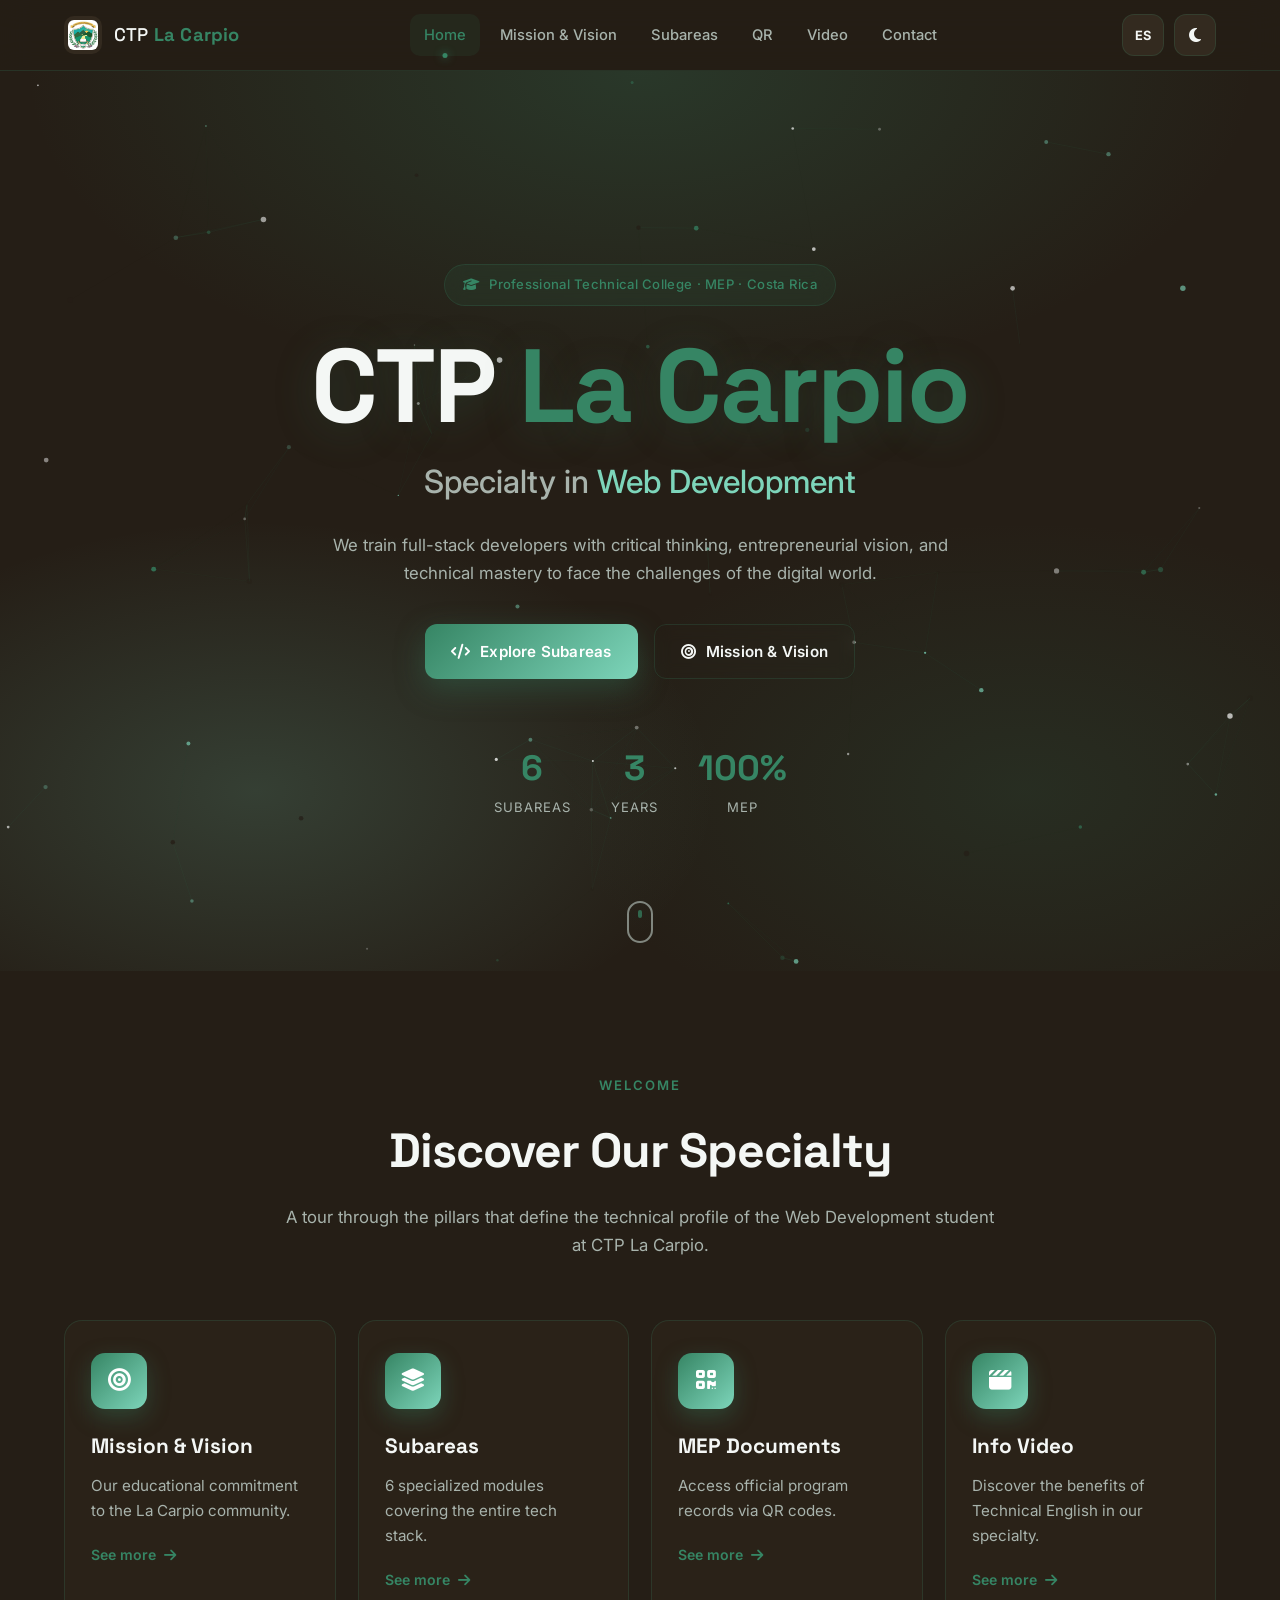
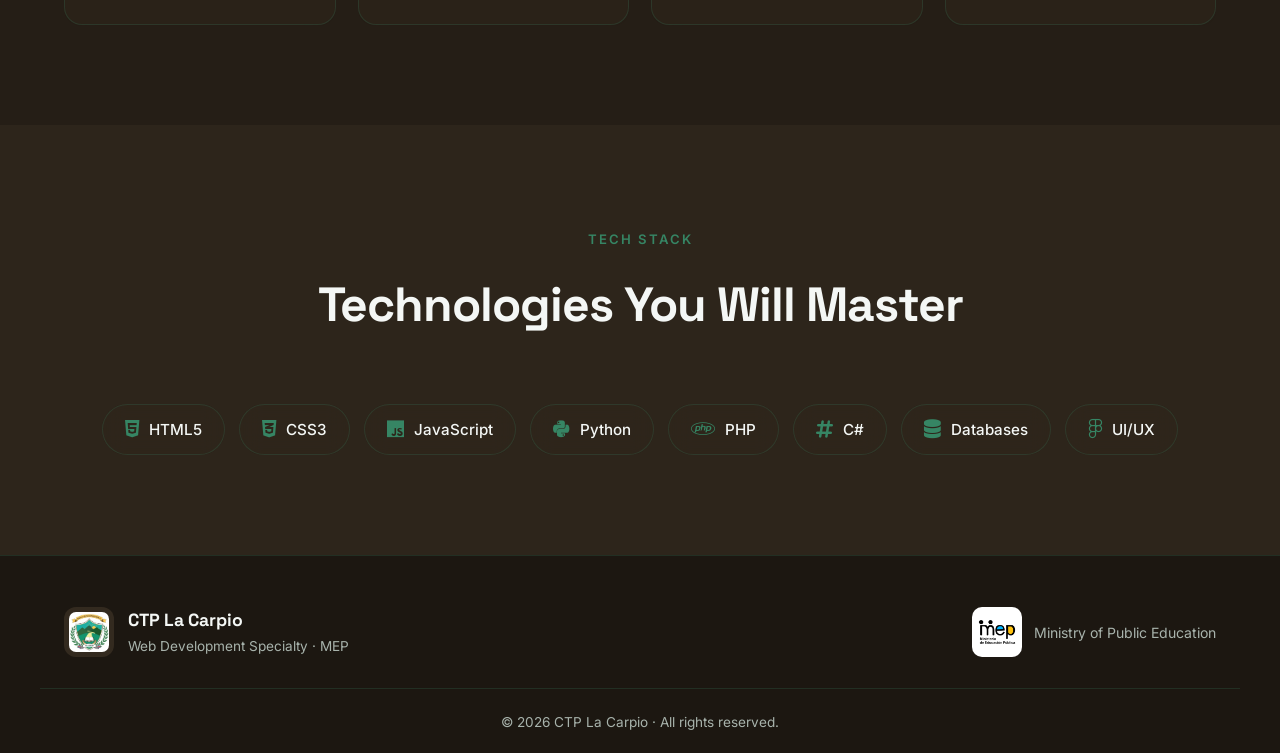
<file: index.html>
<!DOCTYPE html>
<html lang="en" data-theme="dark">
<head>
  <meta charset="UTF-8" />
  <meta name="viewport" content="width=device-width, initial-scale=1.0" />
  <title>CTP La Carpio · Web Development</title>
  <link rel="preconnect" href="https://fonts.googleapis.com" />
  <link rel="preconnect" href="https://fonts.gstatic.com" crossorigin />
  <link href="https://fonts.googleapis.com/css2?family=Inter:wght@300;400;500;600;700;800;900&family=Space+Grotesk:wght@500;700&display=swap" rel="stylesheet" />
  <link rel="stylesheet" href="https://cdnjs.cloudflare.com/ajax/libs/font-awesome/6.5.1/css/all.min.css" />
  <link rel="stylesheet" href="https://unpkg.com/aos@2.3.1/dist/aos.css" />
  <link rel="stylesheet" href="css/style.css" />
</head>
<body>
  <header class="navbar" id="navbar">
    <div class="container nav-inner">
      <a href="index.html" class="brand">
        <img src="assets/logo-placeholder.png" alt="CTP La Carpio" class="brand-logo" onerror="this.style.display='none'"/>
        <span class="brand-text">CTP <strong>La Carpio</strong></span>
      </a>
      <nav class="nav-links" id="navLinks">
        <a href="index.html" class="nav-link active" data-i18n="nav.home">Home</a>
        <a href="mision-vision.html" class="nav-link" data-i18n="nav.mv">Mission & Vision</a>
        <a href="subareas.html" class="nav-link" data-i18n="nav.subareas">Subareas</a>
        <a href="qr.html" class="nav-link" data-i18n="nav.qr">QR</a>
        <a href="video.html" class="nav-link" data-i18n="nav.video">Video</a>
        <a href="contacto.html" class="nav-link" data-i18n="nav.contact">Contact</a>
      </nav>
      <div class="nav-actions">
        <button class="lang-toggle" id="langToggle" aria-label="Change language"><span>ES</span></button>
        <button class="theme-toggle" id="themeToggle" aria-label="Toggle theme"><i class="fa-solid fa-moon"></i></button>
        <button class="hamburger" id="hamburger" aria-label="Menu"><span></span><span></span><span></span></button>
      </div>
    </div>
  </header>

  <section class="hero">
    <canvas id="particles" class="particles"></canvas>
    <div class="hero-gradient"></div>
    <div class="container hero-content">
      <p class="hero-eyebrow" data-aos="fade-down"><i class="fa-solid fa-graduation-cap"></i> <span data-i18n="hero.eyebrow">Professional Technical College · MEP · Costa Rica</span></p>
      <h1 class="hero-title" data-aos="fade-up" data-aos-delay="100">CTP <span class="accent">La Carpio</span></h1>
      <p class="hero-specialty" data-aos="fade-up" data-aos-delay="200">Specialty in <span class="accent-soft">Web Development</span></p>
      <p class="hero-desc" data-aos="fade-up" data-aos-delay="300" data-i18n="hero.desc">We train full-stack developers with critical thinking, entrepreneurial vision, and technical mastery to face the challenges of the digital world.</p>
      <div class="hero-cta" data-aos="fade-up" data-aos-delay="400">
        <a href="subareas.html" class="btn btn-primary"><i class="fa-solid fa-code"></i> <span data-i18n="hero.cta1">Explore Subareas</span></a>
        <a href="mision-vision.html" class="btn btn-ghost"><i class="fa-solid fa-bullseye"></i> <span data-i18n="hero.cta2">Mission & Vision</span></a>
      </div>
      <div class="hero-stats" data-aos="fade-up" data-aos-delay="500">
        <div class="stat"><span class="stat-num">6</span><span class="stat-label" data-i18n="stat.subareas">Subareas</span></div>
        <div class="stat"><span class="stat-num">3</span><span class="stat-label" data-i18n="stat.years">Years</span></div>
        <div class="stat"><span class="stat-num">100%</span><span class="stat-label" data-i18n="stat.mep">MEP</span></div>
      </div>
    </div>
    <div class="scroll-indicator"><span></span></div>
  </section>

  <section class="section">
    <div class="container">
      <div class="section-head" data-aos="fade-up">
        <p class="kicker" data-i18n="index.explore.kicker">Welcome</p>
        <h2 class="section-title" data-i18n="index.explore.title">Discover Our Specialty</h2>
        <p class="section-sub" data-i18n="index.explore.sub">A tour through the pillars that define the technical profile of the Web Development student at CTP La Carpio.</p>
      </div>
      <div class="explore-grid">
        <a href="mision-vision.html" class="explore-card" data-aos="fade-up" data-aos-delay="0">
          <div class="explore-icon"><i class="fa-solid fa-bullseye"></i></div>
          <h3 data-i18n="exp.mv.title">Mission & Vision</h3>
          <p data-i18n="exp.mv.desc">Our educational commitment to the La Carpio community.</p>
          <span class="explore-link"><span data-i18n="exp.see">See more</span> <i class="fa-solid fa-arrow-right"></i></span>
        </a>
        <a href="subareas.html" class="explore-card" data-aos="fade-up" data-aos-delay="100">
          <div class="explore-icon"><i class="fa-solid fa-layer-group"></i></div>
          <h3 data-i18n="exp.sub.title">Subareas</h3>
          <p data-i18n="exp.sub.desc">6 specialized modules covering the entire tech stack.</p>
          <span class="explore-link"><span data-i18n="exp.see">See more</span> <i class="fa-solid fa-arrow-right"></i></span>
        </a>
        <a href="qr.html" class="explore-card" data-aos="fade-up" data-aos-delay="200">
          <div class="explore-icon"><i class="fa-solid fa-qrcode"></i></div>
          <h3 data-i18n="exp.qr.title">MEP Documents</h3>
          <p data-i18n="exp.qr.desc">Access official program records via QR codes.</p>
          <span class="explore-link"><span data-i18n="exp.see">See more</span> <i class="fa-solid fa-arrow-right"></i></span>
        </a>
        <a href="video.html" class="explore-card" data-aos="fade-up" data-aos-delay="300">
          <div class="explore-icon"><i class="fa-solid fa-clapperboard"></i></div>
          <h3 data-i18n="exp.video.title">Info Video</h3>
          <p data-i18n="exp.video.desc">Discover the benefits of Technical English in our specialty.</p>
          <span class="explore-link"><span data-i18n="exp.see">See more</span> <i class="fa-solid fa-arrow-right"></i></span>
        </a>
      </div>
    </div>
  </section>

  <section class="section section-alt">
    <div class="container">
      <div class="section-head" data-aos="fade-up">
        <p class="kicker" data-i18n="index.tech.kicker">Tech Stack</p>
        <h2 class="section-title" data-i18n="index.tech.title">Technologies You Will Master</h2>
      </div>
      <div class="tech-grid">
        <div class="tech-pill" data-aos="zoom-in" data-aos-delay="0"><i class="fa-brands fa-html5"></i> HTML5</div>
        <div class="tech-pill" data-aos="zoom-in" data-aos-delay="50"><i class="fa-brands fa-css3-alt"></i> CSS3</div>
        <div class="tech-pill" data-aos="zoom-in" data-aos-delay="100"><i class="fa-brands fa-js"></i> JavaScript</div>
        <div class="tech-pill" data-aos="zoom-in" data-aos-delay="150"><i class="fa-brands fa-python"></i> Python</div>
        <div class="tech-pill" data-aos="zoom-in" data-aos-delay="200"><i class="fa-brands fa-php"></i> PHP</div>
        <div class="tech-pill" data-aos="zoom-in" data-aos-delay="250"><i class="fa-solid fa-hashtag"></i> C#</div>
        <div class="tech-pill" data-aos="zoom-in" data-aos-delay="300"><i class="fa-solid fa-database"></i> Databases</div>
        <div class="tech-pill" data-aos="zoom-in" data-aos-delay="350"><i class="fa-brands fa-figma"></i> UI/UX</div>
      </div>
    </div>
  </section>

  <footer class="footer">
    <div class="container footer-inner">
      <div class="footer-brand">
        <img src="assets/logo-placeholder.png" alt="CTP La Carpio" class="footer-logo" onerror="this.style.display='none'"/>
        <div><p class="footer-title">CTP La Carpio</p><p class="footer-sub" data-i18n="footer.sub">Web Development Specialty · MEP</p></div>
      </div>
      <div class="footer-mep">
        <img src="assets/mep-logo-placeholder.png" alt="MEP" class="mep-logo" onerror="this.style.display='none'"/>
        <span data-i18n="footer.mep">Ministry of Public Education</span>
      </div>
    </div>
    <div class="footer-bottom"><p>© <span id="year"></span> CTP La Carpio · <span data-i18n="footer.copy">All rights reserved.</span></p></div>
  </footer>

  <!-- Add data-cfasync="false" to prevent Cloudflare from delaying execution -->
  <!-- Add data-cfasync="false" to prevent Cloudflare from delaying execution -->
  <script data-cfasync="false" src="https://unpkg.com/aos@2.3.1/dist/aos.js"></script>
  <script data-cfasync="false" src="js/main.js"></script>
</body>
</html>
</file>
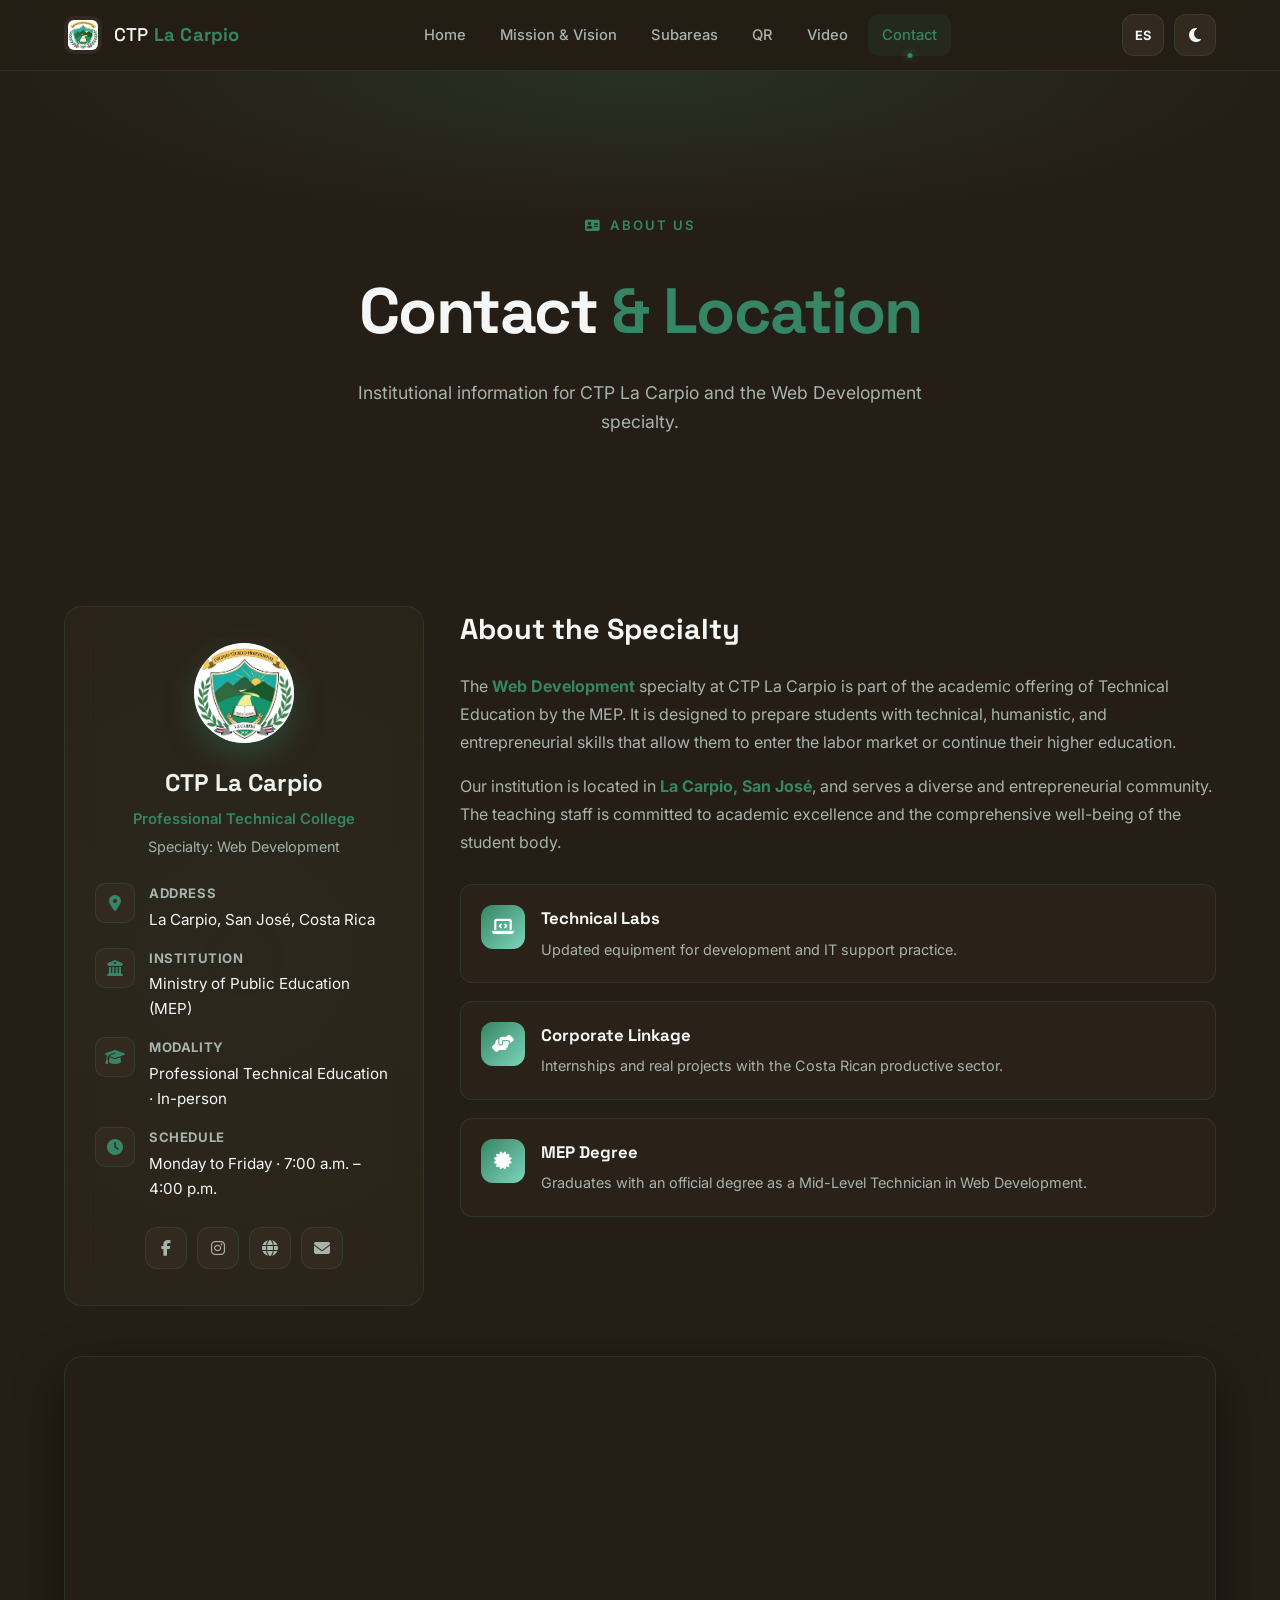
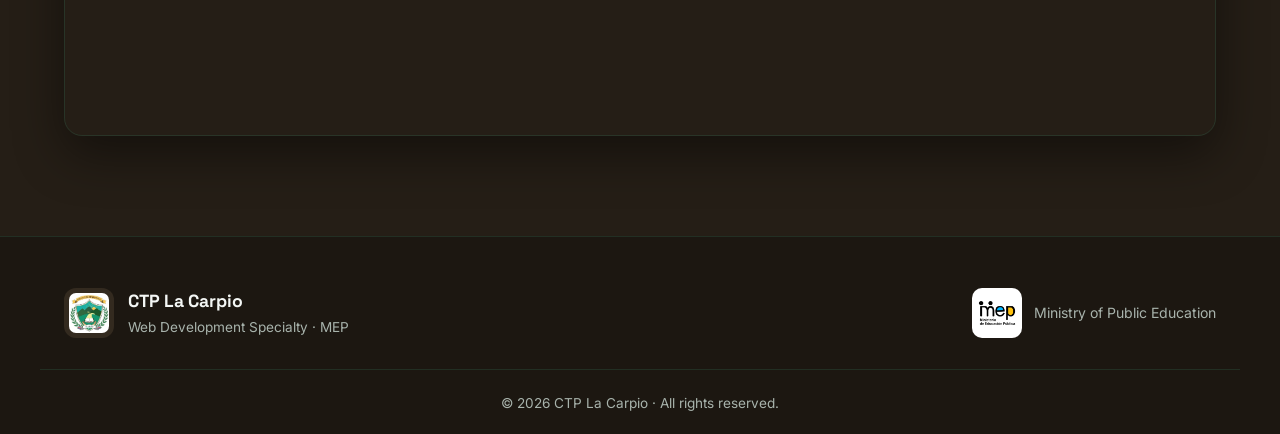
<file: contacto.html>
<!DOCTYPE html>
<html lang="en" data-theme="dark">
<head>
  <meta charset="UTF-8" />
  <meta name="viewport" content="width=device-width, initial-scale=1.0" />
  <title>Contact · CTP La Carpio</title>
  <link rel="preconnect" href="https://fonts.googleapis.com" />
  <link rel="preconnect" href="https://fonts.gstatic.com" crossorigin />
  <link href="https://fonts.googleapis.com/css2?family=Inter:wght@300;400;500;600;700;800;900&family=Space+Grotesk:wght@500;700&display=swap" rel="stylesheet" />
  <link rel="stylesheet" href="https://cdnjs.cloudflare.com/ajax/libs/font-awesome/6.5.1/css/all.min.css" />
  <link rel="stylesheet" href="https://unpkg.com/aos@2.3.1/dist/aos.css" />
  <link rel="stylesheet" href="css/style.css" />
</head>
<body>

  <header class="navbar" id="navbar">
    <div class="container nav-inner">
      <a href="index.html" class="brand">
        <img src="assets/logo-placeholder.png" alt="CTP La Carpio" class="brand-logo" onerror="this.style.display='none'"/>
        <span class="brand-text">CTP <strong>La Carpio</strong></span>
      </a>
      <nav class="nav-links" id="navLinks">
        <a href="index.html" class="nav-link" data-i18n="nav.home">Home</a>
        <a href="mision-vision.html" class="nav-link" data-i18n="nav.mv">Mission & Vision</a>
        <a href="subareas.html" class="nav-link" data-i18n="nav.subareas">Subareas</a>
        <a href="qr.html" class="nav-link" data-i18n="nav.qr">QR</a>
        <a href="video.html" class="nav-link" data-i18n="nav.video">Video</a>
        <a href="contacto.html" class="nav-link active" data-i18n="nav.contact">Contact</a>
      </nav>
      <div class="nav-actions">
        <button class="lang-toggle" id="langToggle" aria-label="Change language"><span>ES</span></button>
        <button class="theme-toggle" id="themeToggle" aria-label="Toggle theme"><i class="fa-solid fa-moon"></i></button>
        <button class="hamburger" id="hamburger" aria-label="Menu"><span></span><span></span><span></span></button>
      </div>
    </div>
  </header>

  <section class="page-hero">
    <div class="container">
      <p class="kicker" data-aos="fade-down"><i class="fa-solid fa-address-card"></i> <span data-i18n="cont.kicker">About Us</span></p>
      <h1 class="page-title" data-aos="fade-up" data-aos-delay="100" data-i18n="cont.title">Contact <span class="accent">& Location</span></h1>
      <p class="page-sub" data-aos="fade-up" data-aos-delay="200" data-i18n="cont.sub">Institutional information for CTP La Carpio and the Web Development specialty.</p>
    </div>
  </section>

  <section class="section">
    <div class="container">
      <div class="contact-layout">
        <div class="contact-card glass" data-aos="fade-right">
          <div class="contact-avatar">
            <img src="assets/logo-placeholder.png" alt="CTP La Carpio" onerror="this.style.display='none'; this.nextElementSibling.style.display='flex';" />
            <div class="contact-avatar-fallback" style="display:none;"><i class="fa-solid fa-school"></i></div>
          </div>
          <h2 class="contact-name">CTP La Carpio</h2>
          <p class="contact-role" data-i18n="cont.role">Professional Technical College</p>
          <p class="contact-specialty" data-i18n="cont.spec">Specialty: Web Development</p>

          <ul class="contact-list">
            <li>
              <span class="contact-ic"><i class="fa-solid fa-location-dot"></i></span>
              <div><strong data-i18n="cont.address">Address</strong><p data-i18n="cont.address_val">La Carpio, San José, Costa Rica</p></div>
            </li>
            <li>
              <span class="contact-ic"><i class="fa-solid fa-building-columns"></i></span>
              <div><strong data-i18n="cont.inst">Institution</strong><p data-i18n="cont.inst_val">Ministry of Public Education (MEP)</p></div>
            </li>
            <li>
              <span class="contact-ic"><i class="fa-solid fa-graduation-cap"></i></span>
              <div><strong data-i18n="cont.mod">Modality</strong><p data-i18n="cont.mod_val">Professional Technical Education · In-person</p></div>
            </li>
            <li>
              <span class="contact-ic"><i class="fa-solid fa-clock"></i></span>
              <div><strong data-i18n="cont.sched">Schedule</strong><p data-i18n="cont.sched_val">Monday to Friday · 7:00 a.m. – 4:00 p.m.</p></div>
            </li>
          </ul>

          <div class="contact-socials">
            <a href="#" class="social-ic" aria-label="Facebook"><i class="fa-brands fa-facebook-f"></i></a>
            <a href="#" class="social-ic" aria-label="Instagram"><i class="fa-brands fa-instagram"></i></a>
            <a href="#" class="social-ic" aria-label="Website"><i class="fa-solid fa-globe"></i></a>
            <a href="#" class="social-ic" aria-label="Email"><i class="fa-solid fa-envelope"></i></a>
          </div>
        </div>

        <div class="contact-info" data-aos="fade-left" data-aos-delay="150">
          <h2 class="contact-info-title" data-i18n="cont.about.title">About the Specialty</h2>
          <p data-i18n="cont.about.p1">The <strong>Web Development</strong> specialty at CTP La Carpio is part of the academic offering of Technical Education by the MEP. It is designed to prepare students with technical, humanistic, and entrepreneurial skills that allow them to enter the labor market or continue their higher education.</p>
          <p data-i18n="cont.about.p2">Our institution is located in <strong>La Carpio, San José</strong>, and serves a diverse and entrepreneurial community. The teaching staff is committed to academic excellence and the comprehensive well-being of the student body.</p>

          <div class="contact-features">
            <div class="feature">
              <i class="fa-solid fa-laptop-code"></i>
              <div><h4 data-i18n="cont.f1.title">Technical Labs</h4><p data-i18n="cont.f1.desc">Updated equipment for development and IT support practice.</p></div>
            </div>
            <div class="feature">
              <i class="fa-solid fa-handshake-angle"></i>
              <div><h4 data-i18n="cont.f2.title">Corporate Linkage</h4><p data-i18n="cont.f2.desc">Internships and real projects with the Costa Rican productive sector.</p></div>
            </div>
            <div class="feature">
              <i class="fa-solid fa-certificate"></i>
              <div><h4 data-i18n="cont.f3.title">MEP Degree</h4><p data-i18n="cont.f3.desc">Graduates with an official degree as a Mid-Level Technician in Web Development.</p></div>
            </div>
          </div>
        </div>
      </div>

      <div class="map-wrap" data-aos="fade-up">
        <iframe
          title="CTP La Carpio Location"
          src="https://www.openstreetmap.org/export/embed.html?bbox=-84.0930%2C9.9486%2C-84.0870%2C9.9538&layer=mapnik&marker=9.951200%2C-84.089892"
          loading="lazy"
          referrerpolicy="no-referrer-when-downgrade">
        </iframe>
      </div>
    </div>
  </section>

  <footer class="footer">
    <div class="container footer-inner">
      <div class="footer-brand">
        <img src="assets/logo-placeholder.png" alt="CTP La Carpio" class="footer-logo" onerror="this.style.display='none'"/>
        <div><p class="footer-title">CTP La Carpio</p><p class="footer-sub" data-i18n="footer.sub">Web Development Specialty · MEP</p></div>
      </div>
      <div class="footer-mep">
        <img src="assets/mep-logo-placeholder.png" alt="MEP" class="mep-logo" onerror="this.style.display='none'"/>
        <span data-i18n="footer.mep">Ministry of Public Education</span>
      </div>
    </div>
    <div class="footer-bottom"><p>© <span id="year"></span> CTP La Carpio · <span data-i18n="footer.copy">All rights reserved.</span></p></div>
  </footer>

  <!-- Add data-cfasync="false" to prevent Cloudflare from delaying execution -->
  <!-- Add data-cfasync="false" to prevent Cloudflare from delaying execution -->
  <script data-cfasync="false" src="https://unpkg.com/aos@2.3.1/dist/aos.js"></script>
  <script data-cfasync="false" src="js/main.js"></script>
</html>
</file>
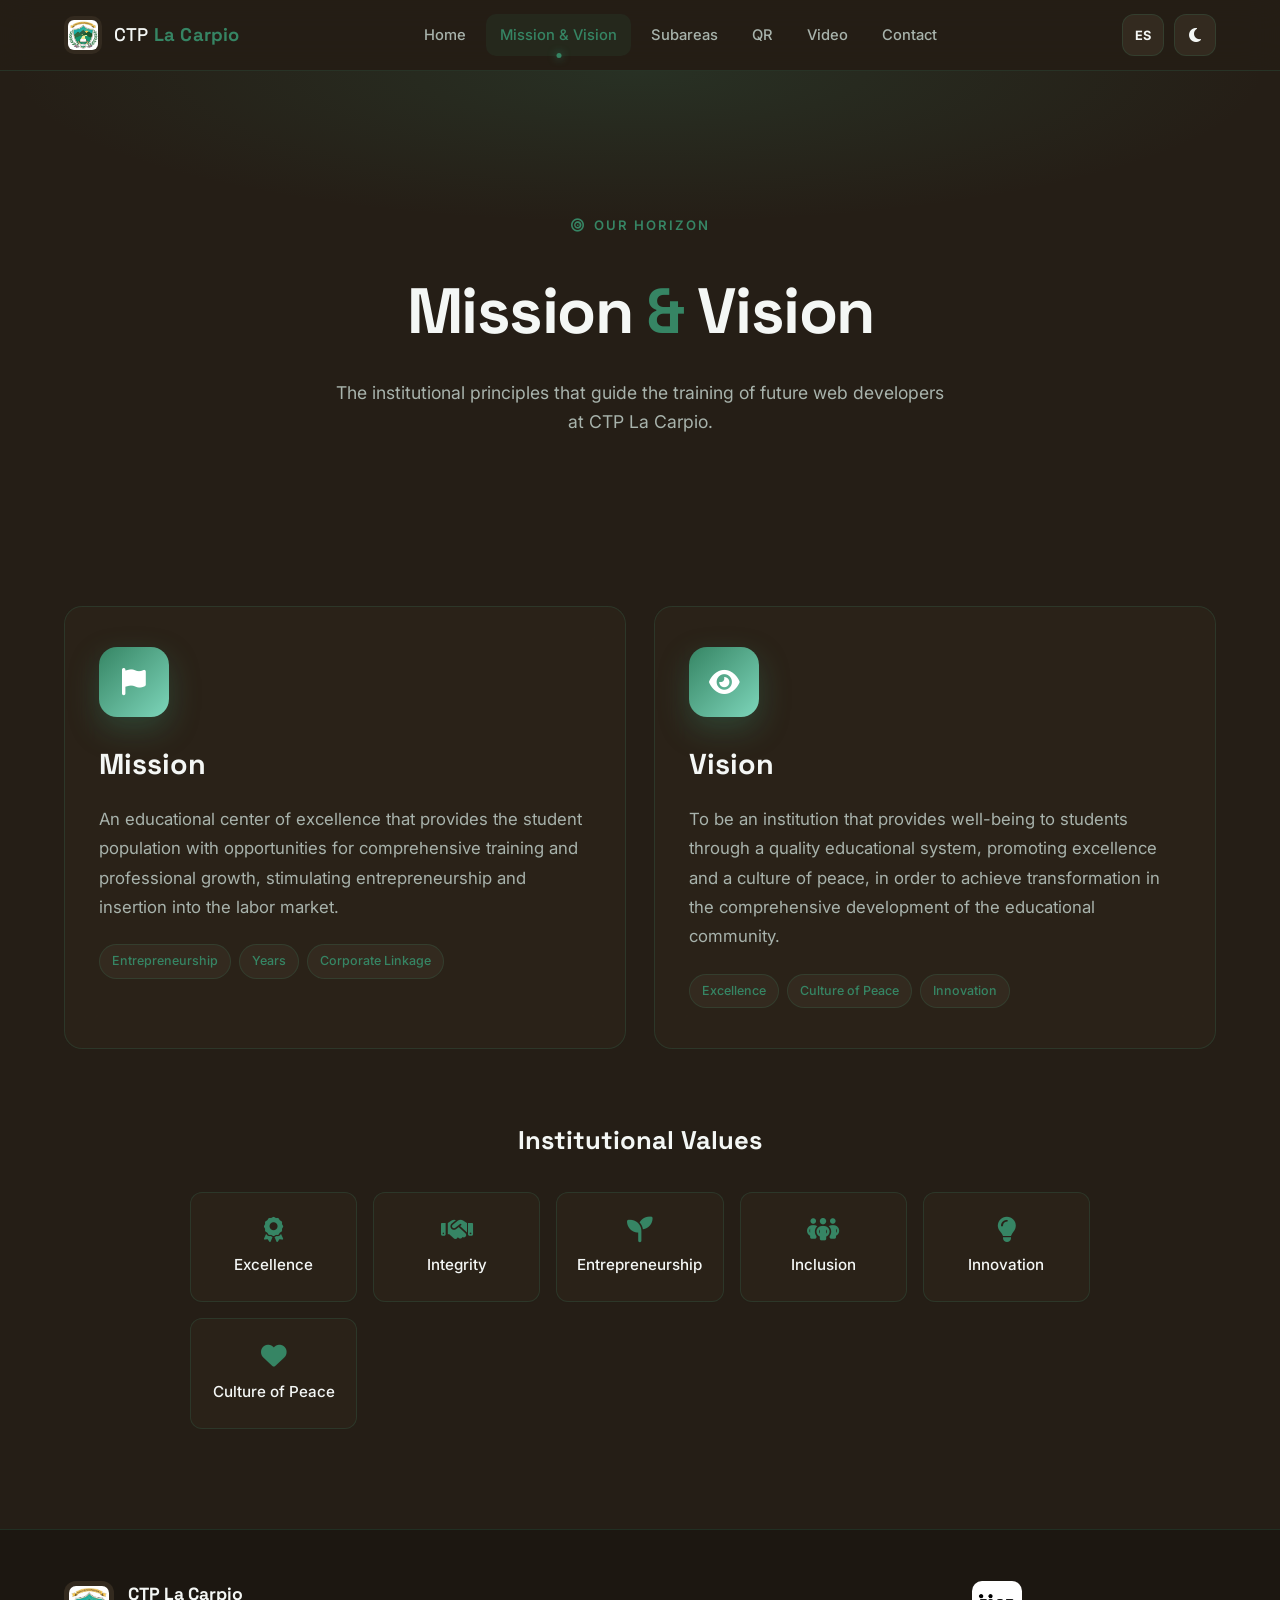
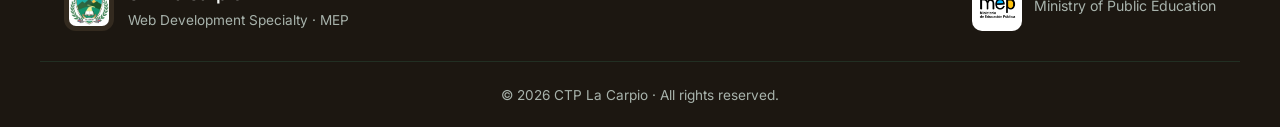
<file: mision-vision.html>
<!DOCTYPE html>
<html lang="en" data-theme="dark">
<head>
  <meta charset="UTF-8" />
  <meta name="viewport" content="width=device-width, initial-scale=1.0" />
  <title>Mission & Vision · CTP La Carpio</title>
  <link rel="preconnect" href="https://fonts.googleapis.com" />
  <link rel="preconnect" href="https://fonts.gstatic.com" crossorigin />
  <link href="https://fonts.googleapis.com/css2?family=Inter:wght@300;400;500;600;700;800;900&family=Space+Grotesk:wght@500;700&display=swap" rel="stylesheet" />
  <link rel="stylesheet" href="https://cdnjs.cloudflare.com/ajax/libs/font-awesome/6.5.1/css/all.min.css" />
  <link rel="stylesheet" href="https://unpkg.com/aos@2.3.1/dist/aos.css" />
  <link rel="stylesheet" href="css/style.css" />
</head>
<body>

  <header class="navbar" id="navbar">
    <div class="container nav-inner">
      <a href="index.html" class="brand">
        <img src="assets/logo-placeholder.png" alt="CTP La Carpio" class="brand-logo" onerror="this.style.display='none'"/>
        <span class="brand-text">CTP <strong>La Carpio</strong></span>
      </a>
      <nav class="nav-links" id="navLinks">
        <a href="index.html" class="nav-link" data-i18n="nav.home">Home</a>
        <a href="mision-vision.html" class="nav-link active" data-i18n="nav.mv">Mission & Vision</a>
        <a href="subareas.html" class="nav-link" data-i18n="nav.subareas">Subareas</a>
        <a href="qr.html" class="nav-link" data-i18n="nav.qr">QR</a>
        <a href="video.html" class="nav-link" data-i18n="nav.video">Video</a>
        <a href="contacto.html" class="nav-link" data-i18n="nav.contact">Contact</a>
      </nav>
      <div class="nav-actions">
        <button class="lang-toggle" id="langToggle" aria-label="Change language"><span>ES</span></button>
        <button class="theme-toggle" id="themeToggle" aria-label="Toggle theme"><i class="fa-solid fa-moon"></i></button>
        <button class="hamburger" id="hamburger" aria-label="Menu"><span></span><span></span><span></span></button>
      </div>
    </div>
  </header>

  <section class="page-hero">
    <div class="container">
      <p class="kicker" data-aos="fade-down"><i class="fa-solid fa-bullseye"></i> <span data-i18n="mv.kicker">Our Horizon</span></p>
      <h1 class="page-title" data-aos="fade-up" data-aos-delay="100" data-i18n="mv.title">Mission <span class="accent">&</span> Vision</h1>
      <p class="page-sub" data-aos="fade-up" data-aos-delay="200" data-i18n="mv.sub">The institutional principles that guide the training of future web developers at CTP La Carpio.</p>
    </div>
  </section>

  <section class="section">
    <div class="container">
      <div class="mv-grid">
        <article class="mv-card" data-aos="fade-right">
          <div class="mv-icon"><i class="fa-solid fa-flag"></i></div>
          <h2 class="mv-title" data-i18n="mv.mission.title">Mission</h2>
          <p class="mv-text" data-i18n="mv.mission.text">An educational center of excellence that provides the student population with opportunities for comprehensive training and professional growth, stimulating entrepreneurship and insertion into the labor market.</p>
          <div class="mv-tags">
            <span data-i18n="val.emp">Entrepreneurship</span>
            <span data-i18n="stat.years">Years</span>
            <span data-i18n="cont.f2.title">Corporate Linkage</span>
          </div>
        </article>
        <article class="mv-card" data-aos="fade-left" data-aos-delay="150">
          <div class="mv-icon"><i class="fa-solid fa-eye"></i></div>
          <h2 class="mv-title" data-i18n="mv.vision.title">Vision</h2>
          <p class="mv-text" data-i18n="mv.vision.text">To be an institution that provides well-being to students through a quality educational system, promoting excellence and a culture of peace, in order to achieve transformation in the comprehensive development of the educational community.</p>
          <div class="mv-tags">
            <span data-i18n="val.excel">Excellence</span>
            <span data-i18n="val.peace">Culture of Peace</span>
            <span data-i18n="val.innov">Innovation</span>
          </div>
        </article>
      </div>

      <div class="values" data-aos="fade-up">
        <h3 class="values-title" data-i18n="mv.values.title">Institutional Values</h3>
        <div class="values-grid">
          <div class="value-item"><i class="fa-solid fa-award"></i><span data-i18n="val.excel">Excellence</span></div>
          <div class="value-item"><i class="fa-solid fa-handshake"></i><span data-i18n="val.integrity">Integrity</span></div>
          <div class="value-item"><i class="fa-solid fa-seedling"></i><span data-i18n="val.emp">Entrepreneurship</span></div>
          <div class="value-item"><i class="fa-solid fa-people-group"></i><span data-i18n="val.inc">Inclusion</span></div>
          <div class="value-item"><i class="fa-solid fa-lightbulb"></i><span data-i18n="val.innov">Innovation</span></div>
          <div class="value-item"><i class="fa-solid fa-heart"></i><span data-i18n="val.peace">Culture of Peace</span></div>
        </div>
      </div>
    </div>
  </section>

  <footer class="footer">
    <div class="container footer-inner">
      <div class="footer-brand">
        <img src="assets/logo-placeholder.png" alt="CTP La Carpio" class="footer-logo" onerror="this.style.display='none'"/>
        <div><p class="footer-title">CTP La Carpio</p><p class="footer-sub" data-i18n="footer.sub">Web Development Specialty · MEP</p></div>
      </div>
      <div class="footer-mep">
        <img src="assets/mep-logo-placeholder.png" alt="MEP" class="mep-logo" onerror="this.style.display='none'"/>
        <span data-i18n="footer.mep">Ministry of Public Education</span>
      </div>
    </div>
    <div class="footer-bottom"><p>© <span id="year"></span> CTP La Carpio · <span data-i18n="footer.copy">All rights reserved.</span></p></div>
  </footer>

  <!-- Add data-cfasync="false" to prevent Cloudflare from delaying execution -->
  <!-- Add data-cfasync="false" to prevent Cloudflare from delaying execution -->
  <script data-cfasync="false" src="https://unpkg.com/aos@2.3.1/dist/aos.js"></script>
  <script data-cfasync="false" src="js/main.js"></script>
</body>
</html>
</file>
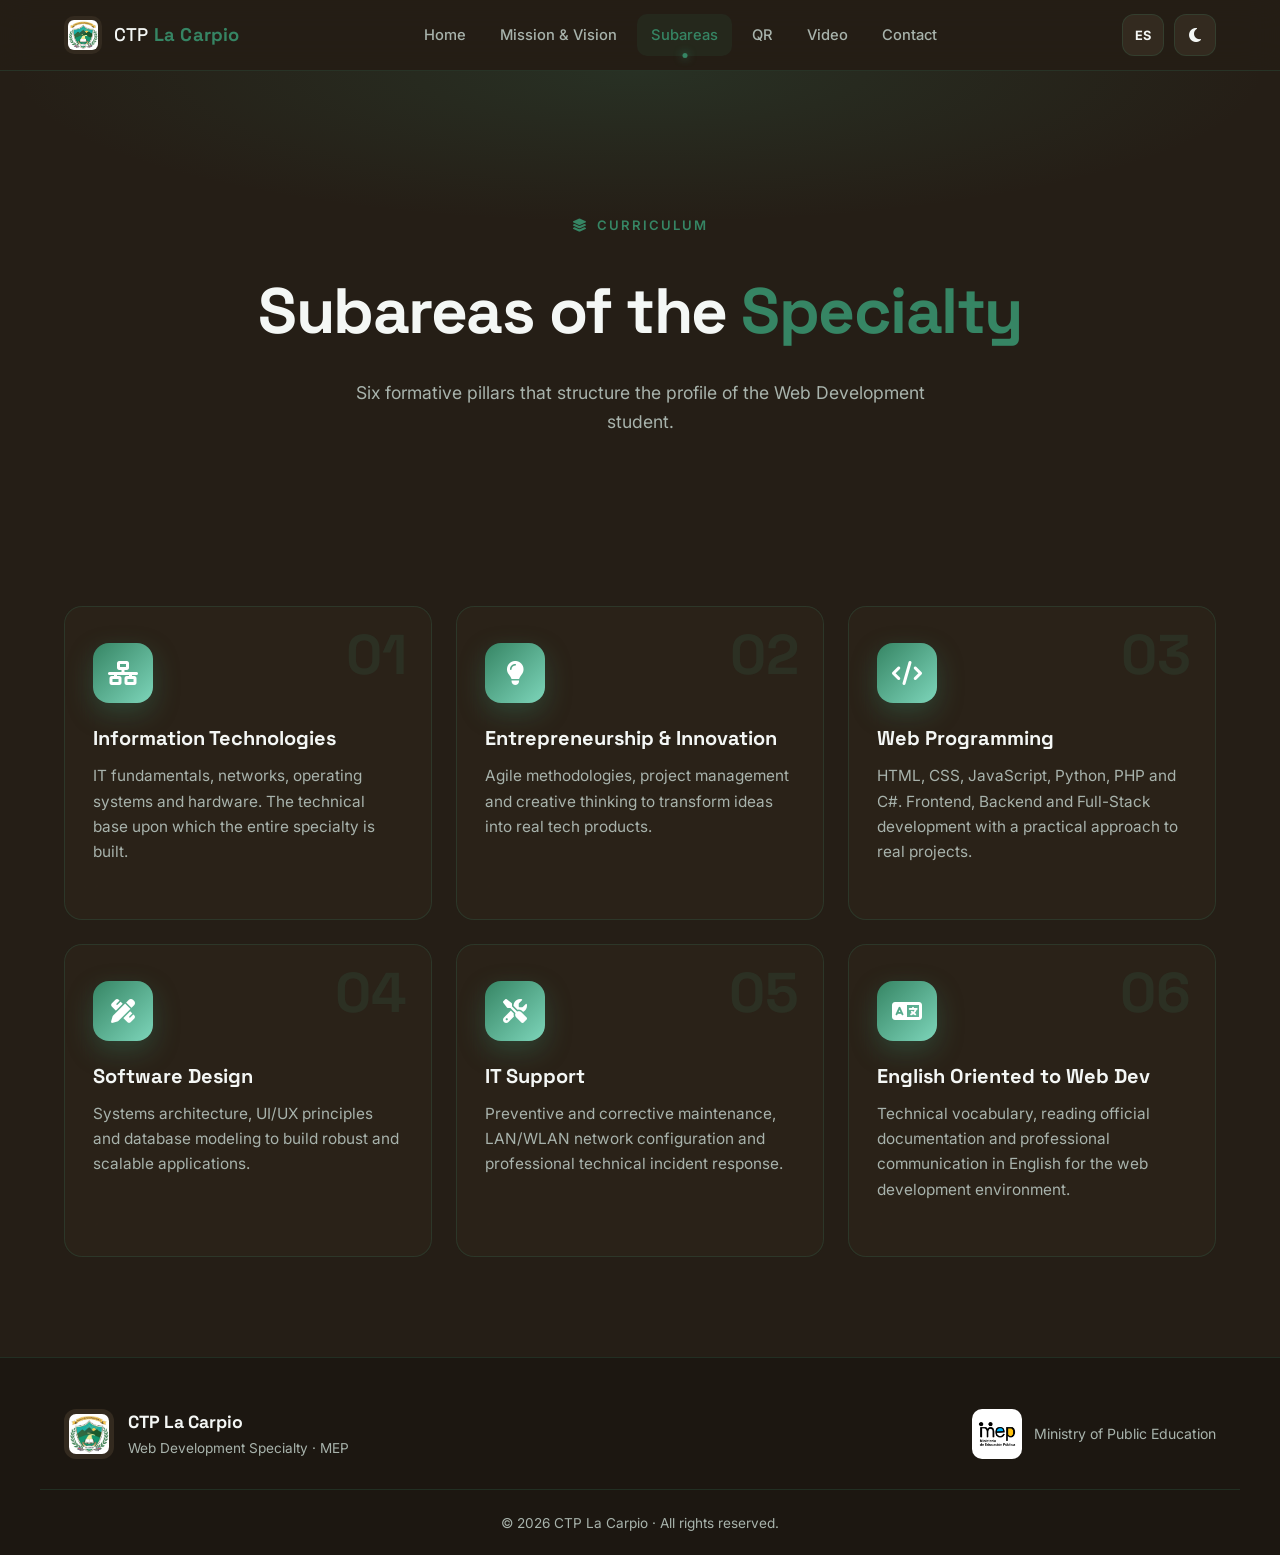
<file: subareas.html>
<!DOCTYPE html>
<html lang="en" data-theme="dark">
<head>
  <meta charset="UTF-8" />
  <meta name="viewport" content="width=device-width, initial-scale=1.0" />
  <title>Subareas · CTP La Carpio</title>
  <link rel="preconnect" href="https://fonts.googleapis.com" />
  <link rel="preconnect" href="https://fonts.gstatic.com" crossorigin />
  <link href="https://fonts.googleapis.com/css2?family=Inter:wght@300;400;500;600;700;800;900&family=Space+Grotesk:wght@500;700&display=swap" rel="stylesheet" />
  <link rel="stylesheet" href="https://cdnjs.cloudflare.com/ajax/libs/font-awesome/6.5.1/css/all.min.css" />
  <link rel="stylesheet" href="https://unpkg.com/aos@2.3.1/dist/aos.css" />
  <link rel="stylesheet" href="css/style.css" />
</head>
<body>

  <header class="navbar" id="navbar">
    <div class="container nav-inner">
      <a href="index.html" class="brand">
        <img src="assets/logo-placeholder.png" alt="CTP La Carpio" class="brand-logo" onerror="this.style.display='none'"/>
        <span class="brand-text">CTP <strong>La Carpio</strong></span>
      </a>
      <nav class="nav-links" id="navLinks">
        <a href="index.html" class="nav-link" data-i18n="nav.home">Home</a>
        <a href="mision-vision.html" class="nav-link" data-i18n="nav.mv">Mission & Vision</a>
        <a href="subareas.html" class="nav-link active" data-i18n="nav.subareas">Subareas</a>
        <a href="qr.html" class="nav-link" data-i18n="nav.qr">QR</a>
        <a href="video.html" class="nav-link" data-i18n="nav.video">Video</a>
        <a href="contacto.html" class="nav-link" data-i18n="nav.contact">Contact</a>
      </nav>
      <div class="nav-actions">
        <button class="lang-toggle" id="langToggle" aria-label="Change language"><span>ES</span></button>
        <button class="theme-toggle" id="themeToggle" aria-label="Toggle theme"><i class="fa-solid fa-moon"></i></button>
        <button class="hamburger" id="hamburger" aria-label="Menu"><span></span><span></span><span></span></button>
      </div>
    </div>
  </header>

  <section class="page-hero">
    <div class="container">
      <p class="kicker" data-aos="fade-down"><i class="fa-solid fa-layer-group"></i> <span data-i18n="sub.kicker">Curriculum</span></p>
      <h1 class="page-title" data-aos="fade-up" data-aos-delay="100" data-i18n="sub.title">Subareas of the <span class="accent">Specialty</span></h1>
      <p class="page-sub" data-aos="fade-up" data-aos-delay="200" data-i18n="sub.sub">Six formative pillars that structure the profile of the Web Development student.</p>
    </div>
  </section>

  <section class="section">
    <div class="container">
      <div class="subareas-grid">
        <article class="subarea-card" data-aos="fade-up" data-aos-delay="0">
          <div class="subarea-num">01</div>
          <div class="subarea-icon"><i class="fa-solid fa-network-wired"></i></div>
          <h3 class="subarea-title" data-i18n="sub1.title">Information Technologies</h3>
          <p class="subarea-desc" data-i18n="sub1.desc">IT fundamentals, networks, operating systems and hardware. The technical base upon which the entire specialty is built.</p>
        </article>
        <article class="subarea-card" data-aos="fade-up" data-aos-delay="100">
          <div class="subarea-num">02</div>
          <div class="subarea-icon"><i class="fa-solid fa-lightbulb"></i></div>
          <h3 class="subarea-title" data-i18n="sub2.title">Entrepreneurship & Innovation</h3>
          <p class="subarea-desc" data-i18n="sub2.desc">Agile methodologies, project management and creative thinking to transform ideas into real tech products.</p>
        </article>
        <article class="subarea-card" data-aos="fade-up" data-aos-delay="200">
          <div class="subarea-num">03</div>
          <div class="subarea-icon"><i class="fa-solid fa-code"></i></div>
          <h3 class="subarea-title" data-i18n="sub3.title">Web Programming</h3>
          <p class="subarea-desc" data-i18n="sub3.desc">HTML, CSS, JavaScript, Python, PHP and C#. Frontend, Backend and Full-Stack development with a practical approach to real projects.</p>
        </article>
        <article class="subarea-card" data-aos="fade-up" data-aos-delay="300">
          <div class="subarea-num">04</div>
          <div class="subarea-icon"><i class="fa-solid fa-pen-ruler"></i></div>
          <h3 class="subarea-title" data-i18n="sub4.title">Software Design</h3>
          <p class="subarea-desc" data-i18n="sub4.desc">Systems architecture, UI/UX principles and database modeling to build robust and scalable applications.</p>
        </article>
        <article class="subarea-card" data-aos="fade-up" data-aos-delay="400">
          <div class="subarea-num">05</div>
          <div class="subarea-icon"><i class="fa-solid fa-screwdriver-wrench"></i></div>
          <h3 class="subarea-title" data-i18n="sub5.title">IT Support</h3>
          <p class="subarea-desc" data-i18n="sub5.desc">Preventive and corrective maintenance, LAN/WLAN network configuration and professional technical incident response.</p>
        </article>
        <article class="subarea-card" data-aos="fade-up" data-aos-delay="500">
          <div class="subarea-num">06</div>
          <div class="subarea-icon"><i class="fa-solid fa-language"></i></div>
          <h3 class="subarea-title" data-i18n="sub6.title">English Oriented to Web Dev</h3>
          <p class="subarea-desc" data-i18n="sub6.desc">Technical vocabulary, reading official documentation and professional communication in English for the web development environment.</p>
        </article>
      </div>
    </div>
  </section>

  <footer class="footer">
    <div class="container footer-inner">
      <div class="footer-brand">
        <img src="assets/logo-placeholder.png" alt="CTP La Carpio" class="footer-logo" onerror="this.style.display='none'"/>
        <div><p class="footer-title">CTP La Carpio</p><p class="footer-sub" data-i18n="footer.sub">Web Development Specialty · MEP</p></div>
      </div>
      <div class="footer-mep">
        <img src="assets/mep-logo-placeholder.png" alt="MEP" class="mep-logo" onerror="this.style.display='none'"/>
        <span data-i18n="footer.mep">Ministry of Public Education</span>
      </div>
    </div>
    <div class="footer-bottom"><p>© <span id="year"></span> CTP La Carpio · <span data-i18n="footer.copy">All rights reserved.</span></p></div>
  </footer>

  <!-- Add data-cfasync="false" to prevent Cloudflare from delaying execution -->
  <!-- Add data-cfasync="false" to prevent Cloudflare from delaying execution -->
  <script data-cfasync="false" src="https://unpkg.com/aos@2.3.1/dist/aos.js"></script>
  <script data-cfasync="false" src="js/main.js"></script>
</body>
</html>
</file>
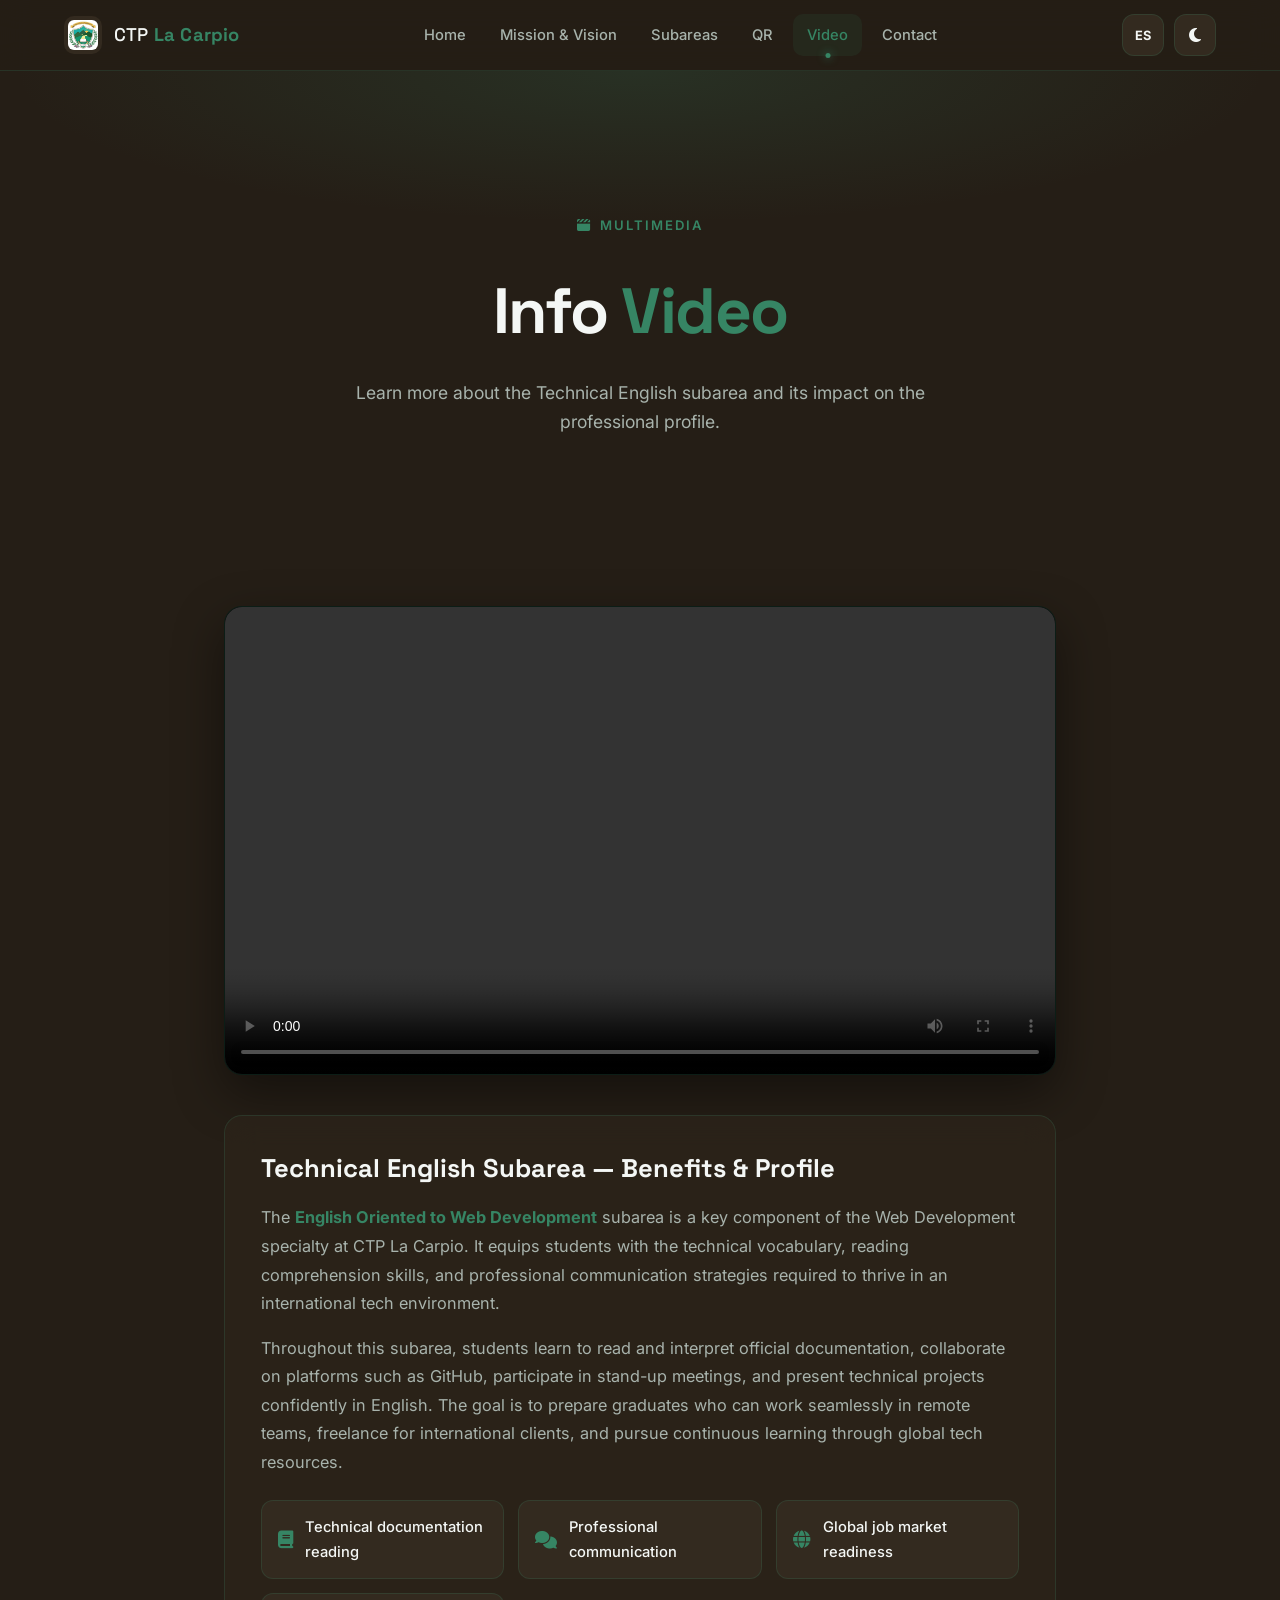
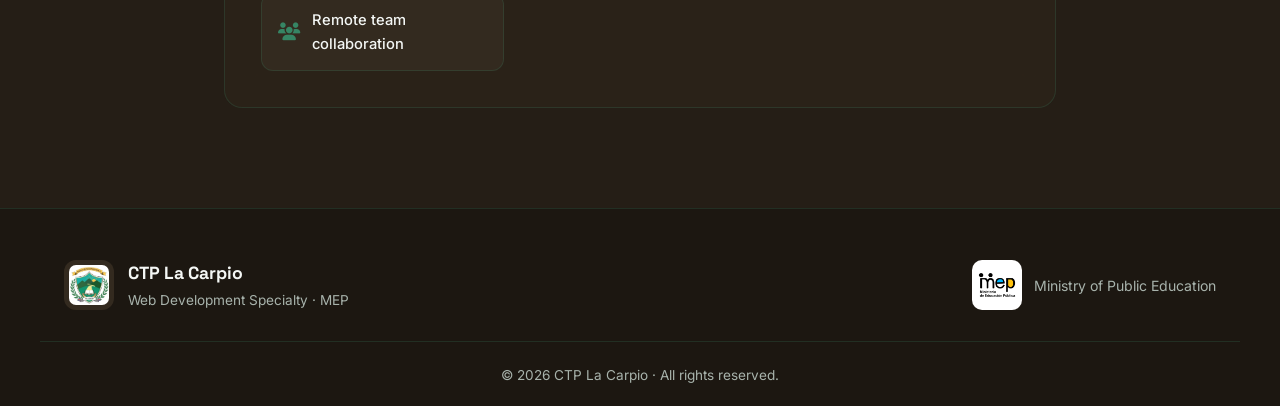
<file: video.html>
<!DOCTYPE html>
<html lang="en" data-theme="dark">
<head>
  <meta charset="UTF-8" />
  <meta name="viewport" content="width=device-width, initial-scale=1.0" />
  <title>Video · CTP La Carpio</title>
  <link rel="preconnect" href="https://fonts.googleapis.com" />
  <link rel="preconnect" href="https://fonts.gstatic.com" crossorigin />
  <link href="https://fonts.googleapis.com/css2?family=Inter:wght@300;400;500;600;700;800;900&family=Space+Grotesk:wght@500;700&display=swap" rel="stylesheet" />
  <link rel="stylesheet" href="https://cdnjs.cloudflare.com/ajax/libs/font-awesome/6.5.1/css/all.min.css" />
  <link rel="stylesheet" href="https://unpkg.com/aos@2.3.1/dist/aos.css" />
  <link rel="stylesheet" href="css/style.css" />
</head>
<body>

  <header class="navbar" id="navbar">
    <div class="container nav-inner">
      <a href="index.html" class="brand">
        <img src="assets/logo-placeholder.png" alt="CTP La Carpio" class="brand-logo" onerror="this.style.display='none'"/>
        <span class="brand-text">CTP <strong>La Carpio</strong></span>
      </a>
      <nav class="nav-links" id="navLinks">
        <a href="index.html" class="nav-link" data-i18n="nav.home">Home</a>
        <a href="mision-vision.html" class="nav-link" data-i18n="nav.mv">Mission & Vision</a>
        <a href="subareas.html" class="nav-link" data-i18n="nav.subareas">Subareas</a>
        <a href="qr.html" class="nav-link" data-i18n="nav.qr">QR</a>
        <a href="video.html" class="nav-link active" data-i18n="nav.video">Video</a>
        <a href="contacto.html" class="nav-link" data-i18n="nav.contact">Contact</a>
      </nav>
      <div class="nav-actions">
        <button class="lang-toggle" id="langToggle" aria-label="Change language"><span>ES</span></button>
        <button class="theme-toggle" id="themeToggle" aria-label="Toggle theme"><i class="fa-solid fa-moon"></i></button>
        <button class="hamburger" id="hamburger" aria-label="Menu"><span></span><span></span><span></span></button>
      </div>
    </div>
  </header>

  <section class="page-hero">
    <div class="container">
      <p class="kicker" data-aos="fade-down"><i class="fa-solid fa-clapperboard"></i> <span data-i18n="vid.kicker">Multimedia</span></p>
      <h1 class="page-title" data-aos="fade-up" data-aos-delay="100" data-i18n="vid.title">Info <span class="accent">Video</span></h1>
      <p class="page-sub" data-aos="fade-up" data-aos-delay="200" data-i18n="vid.sub">Learn more about the Technical English subarea and its impact on the professional profile.</p>
    </div>
  </section>

  <section class="section">
    <div class="container container-narrow">
      <div class="video-wrap" data-aos="fade-up">
        <video controls preload="metadata" class="video-player">
          <source src="assets/video.mp4" type="video/mp4" />
          Your browser does not support the video tag.
        </video>
      </div>

      <article class="video-info" data-aos="fade-up" data-aos-delay="100">
        <h2 class="video-info-title" data-i18n="vid.info.title">Technical English Subarea — Benefits & Profile</h2>
        <p class="video-info-text" data-i18n="vid.info.p1">The <strong>English Oriented to Web Development</strong> subarea is a key component of the Web Development specialty at CTP La Carpio. It equips students with the technical vocabulary, reading comprehension skills, and professional communication strategies required to thrive in an international tech environment.</p>
        <p class="video-info-text" data-i18n="vid.info.p2">Throughout this subarea, students learn to read and interpret official documentation, collaborate on platforms such as GitHub, participate in stand-up meetings, and present technical projects confidently in English. The goal is to prepare graduates who can work seamlessly in remote teams, freelance for international clients, and pursue continuous learning through global tech resources.</p>

        <div class="video-benefits">
          <div class="benefit"><i class="fa-solid fa-book"></i><span data-i18n="vid.b1">Technical documentation reading</span></div>
          <div class="benefit"><i class="fa-solid fa-comments"></i><span data-i18n="vid.b2">Professional communication</span></div>
          <div class="benefit"><i class="fa-solid fa-globe"></i><span data-i18n="vid.b3">Global job market readiness</span></div>
          <div class="benefit"><i class="fa-solid fa-users"></i><span data-i18n="vid.b4">Remote team collaboration</span></div>
        </div>
      </article>
    </div>
  </section>

  <footer class="footer">
    <div class="container footer-inner">
      <div class="footer-brand">
        <img src="assets/logo-placeholder.png" alt="CTP La Carpio" class="footer-logo" onerror="this.style.display='none'"/>
        <div><p class="footer-title">CTP La Carpio</p><p class="footer-sub" data-i18n="footer.sub">Web Development Specialty · MEP</p></div>
      </div>
      <div class="footer-mep">
        <img src="assets/mep-logo-placeholder.png" alt="MEP" class="mep-logo" onerror="this.style.display='none'"/>
        <span data-i18n="footer.mep">Ministry of Public Education</span>
      </div>
    </div>
    <div class="footer-bottom"><p>© <span id="year"></span> CTP La Carpio · <span data-i18n="footer.copy">All rights reserved.</span></p></div>
  </footer>

  <!-- Add data-cfasync="false" to prevent Cloudflare from delaying execution -->
  <!-- Add data-cfasync="false" to prevent Cloudflare from delaying execution -->
  <script data-cfasync="false" src="https://unpkg.com/aos@2.3.1/dist/aos.js"></script>
  <script data-cfasync="false" src="js/main.js"></script>
</body>
</html>
</file>
<file: css/style.css>
/* ============================================================
   CTP La Carpio — Desarrollo Web
   Stylesheet · Dark/Light · Glassmorphism · Responsive
   Custom Palette: Main #368564, Dark #251e16, Mint #7dd5ba
   Light Mode Background: #e9e7cc
   ============================================================ */

/* -------- Variables -------- */
:root {
  /* Dark Mode (Default) */
  --bg: #251e16;
  --bg-alt: #2d251b;
  --bg-soft: #332a1f;
  --card-bg: rgba(48, 39, 29, 0.55);
  --card-border: rgba(54, 133, 100, 0.22);
  --card-hover-border: rgba(54, 133, 100, 0.55);
  --text: #f4f7f5;
  --text-muted: #a8b3ac;
  --accent: #368564;       /* MAIN COLOR */
  --accent-soft: #7dd5ba;  /* Soft mint for gradients */
  --accent-glow: rgba(54, 133, 100, 0.35);
  --navbar-bg: rgba(37, 30, 22, 0.72);
  --footer-bg: rgba(28, 23, 17, 0.92);
  --shadow: 0 18px 50px rgba(0, 0, 0, 0.45);
  --shadow-hover: 0 22px 60px rgba(54, 133, 100, 0.20);
  --blur: 16px;
  --radius: 18px;
  --radius-sm: 12px;
  --max: 1200px;
  --ease: cubic-bezier(0.22, 1, 0.36, 1);
}

[data-theme="light"] {
  /* Light Mode */
  --bg: #e9e7cc;           /* MAIN LIGHT BACKGROUND */
  --bg-alt: #f2f0e0;       /* Slightly lighter beige for alternating sections */
  --bg-soft: #dfdccb;      /* Slightly darker beige for pills/inputs */
  --card-bg: rgba(255, 255, 250, 0.65); /* Warm white glass */
  --card-border: rgba(54, 133, 100, 0.25);
  --card-hover-border: rgba(54, 133, 100, 0.55);
  --text: #251e16;         /* Dark brown text */
  --text-muted: #5b6560;
  --accent: #368564;       /* MAIN COLOR */
  --accent-soft: #7dd5ba;  /* Soft mint for gradients */
  --accent-glow: rgba(54, 133, 100, 0.25);
  --navbar-bg: rgba(233, 231, 204, 0.75); /* Beige glass navbar */
  --footer-bg: rgba(223, 220, 203, 0.95);
  --shadow: 0 14px 40px rgba(37, 30, 22, 0.10);
  --shadow-hover: 0 20px 50px rgba(54, 133, 100, 0.14);
}

/* -------- Reset -------- */
*, *::before, *::after { box-sizing: border-box; margin: 0; padding: 0; }

html { scroll-behavior: smooth; }

body {
  font-family: 'Inter', system-ui, -apple-system, sans-serif;
  background: var(--bg);
  color: var(--text);
  line-height: 1.65;
  overflow-x: hidden;
  transition: background 0.45s var(--ease), color 0.45s var(--ease);
  -webkit-font-smoothing: antialiased;
}

a { color: inherit; text-decoration: none; }
img { max-width: 100%; display: block; }
button { font-family: inherit; cursor: pointer; border: none; background: none; color: inherit; }
ul { list-style: none; }

/* -------- Layout -------- */
.container {
  width: 100%;
  max-width: var(--max);
  margin: 0 auto;
  padding: 0 24px;
}
.container-narrow { max-width: 880px; }

.accent { color: var(--accent); }
.accent-soft { color: var(--accent-soft); }

/* ============================================================
   NAVBAR
   ============================================================ */
.navbar {
  position: sticky;
  top: 0;
  z-index: 1000;
  background: var(--navbar-bg);
  backdrop-filter: blur(var(--blur));
  -webkit-backdrop-filter: blur(var(--blur));
  border-bottom: 1px solid var(--card-border);
  transition: background 0.45s var(--ease), border-color 0.45s var(--ease);
}

.nav-inner {
  display: flex;
  align-items: center;
  justify-content: space-between;
  padding: 14px 24px;
  gap: 20px;
}

.brand {
  display: flex;
  align-items: center;
  gap: 12px;
  font-family: 'Space Grotesk', sans-serif;
  font-size: 1.15rem;
  font-weight: 500;
  letter-spacing: 0.2px;
}
.brand-logo {
  width: 38px; height: 38px;
  object-fit: contain;
  border-radius: 10px;
  background: var(--bg-soft);
  padding: 4px;
}
.brand-text strong { color: var(--accent); font-weight: 700; }

.nav-links {
  display: flex;
  gap: 6px;
  align-items: center;
}
.nav-link {
  padding: 9px 14px;
  border-radius: 10px;
  font-size: 0.92rem;
  font-weight: 500;
  color: var(--text-muted);
  position: relative;
  transition: color 0.25s var(--ease), background 0.25s var(--ease);
}
.nav-link:hover { color: var(--text); background: var(--bg-soft); }
.nav-link.active {
  color: var(--accent);
  background: rgba(54, 133, 100, 0.1);
}
.nav-link.active::after {
  content: '';
  position: absolute;
  bottom: -2px; left: 50%;
  transform: translateX(-50%);
  width: 5px; height: 5px;
  border-radius: 50%;
  background: var(--accent);
  box-shadow: 0 0 8px var(--accent);
}

.nav-actions {
  display: flex;
  align-items: center;
  gap: 10px;
}

.theme-toggle {
  width: 42px; height: 42px;
  border-radius: 12px;
  display: grid;
  place-items: center;
  background: var(--bg-soft);
  border: 1px solid var(--card-border);
  color: var(--text);
  font-size: 1rem;
  transition: transform 0.3s var(--ease), background 0.3s, border-color 0.3s;
}
.theme-toggle:hover {
  transform: rotate(15deg) scale(1.06);
  border-color: var(--card-hover-border);
  color: var(--accent);
}

.hamburger {
  display: none;
  flex-direction: column;
  gap: 5px;
  width: 42px; height: 42px;
  align-items: center;
  justify-content: center;
  border-radius: 12px;
  background: var(--bg-soft);
  border: 1px solid var(--card-border);
}
.hamburger span {
  width: 20px; height: 2px;
  background: var(--text);
  border-radius: 2px;
  transition: transform 0.3s var(--ease), opacity 0.3s;
}
.hamburger.open span:nth-child(1) { transform: translateY(7px) rotate(45deg); }
.hamburger.open span:nth-child(2) { opacity: 0; }
.hamburger.open span:nth-child(3) { transform: translateY(-7px) rotate(-45deg); }

/* ============================================================
   HERO (index)
   ============================================================ */
.hero {
  position: relative;
  min-height: 100vh;
  display: flex;
  align-items: center;
  justify-content: center;
  text-align: center;
  overflow: hidden;
  background: var(--bg);
}
.particles {
  position: absolute;
  inset: 0;
  width: 100%; height: 100%;
  z-index: 1;
}
.hero-gradient {
  position: absolute;
  inset: 0;
  z-index: 0;
  background:
    radial-gradient(ellipse 80% 60% at 50% 0%, rgba(54, 133, 100, 0.25), transparent 60%),
    radial-gradient(ellipse 60% 50% at 20% 80%, rgba(125, 213, 186, 0.18), transparent 60%),
    radial-gradient(ellipse 60% 50% at 80% 80%, rgba(54, 133, 100, 0.15), transparent 60%);
  animation: gradientShift 14s ease-in-out infinite alternate;
}
@keyframes gradientShift {
  0%   { transform: scale(1) translate(0, 0); }
  100% { transform: scale(1.15) translate(-2%, 2%); }
}

.hero-content {
  position: relative;
  z-index: 5;
  padding: 100px 24px 60px;
}
.hero-eyebrow {
  display: inline-flex;
  align-items: center;
  gap: 10px;
  padding: 9px 18px;
  border-radius: 100px;
  font-size: 0.82rem;
  font-weight: 500;
  color: var(--accent);
  background: rgba(54, 133, 100, 0.1);
  border: 1px solid var(--card-border);
  backdrop-filter: blur(10px);
  margin-bottom: 28px;
  letter-spacing: 0.3px;
}

.hero-title {
  font-family: 'Space Grotesk', sans-serif;
  font-size: clamp(3rem, 10vw, 6.5rem);
  font-weight: 700;
  line-height: 1;
  letter-spacing: -2px;
  margin-bottom: 18px;
  text-shadow: 0 6px 40px rgba(54, 133, 100, 0.25);
}
.hero-specialty {
  font-size: clamp(1.2rem, 3.5vw, 2rem);
  font-weight: 500;
  color: var(--text-muted);
  margin-bottom: 24px;
}
.hero-desc {
  max-width: 620px;
  margin: 0 auto 36px;
  color: var(--text-muted);
  font-size: 1.05rem;
}
.hero-cta {
  display: flex;
  gap: 16px;
  justify-content: center;
  flex-wrap: wrap;
  margin-bottom: 60px;
}

/* Buttons */
.btn {
  display: inline-flex;
  align-items: center;
  gap: 10px;
  padding: 14px 26px;
  border-radius: 12px;
  font-size: 0.95rem;
  font-weight: 600;
  letter-spacing: 0.2px;
  transition: transform 0.3s var(--ease), box-shadow 0.3s, background 0.3s;
}
.btn-primary {
  background: linear-gradient(135deg, var(--accent), var(--accent-soft));
  color: #ffffff;
  box-shadow: 0 10px 30px var(--accent-glow);
}
.btn-primary:hover {
  transform: translateY(-3px);
  box-shadow: 0 16px 40px var(--accent-glow);
}
.btn-ghost {
  background: transparent;
  color: var(--text);
  border: 1px solid var(--card-border);
  backdrop-filter: blur(8px);
}
.btn-ghost:hover {
  transform: translateY(-3px);
  border-color: var(--accent);
  color: var(--accent);
}

/* Hero stats */
.hero-stats {
  display: flex;
  gap: 40px;
  justify-content: center;
  flex-wrap: wrap;
}
.stat { display: flex; flex-direction: column; align-items: center; }
.stat-num {
  font-family: 'Space Grotesk', sans-serif;
  font-size: 2.2rem;
  font-weight: 700;
  color: var(--accent);
}
.stat-label {
  font-size: 0.82rem;
  color: var(--text-muted);
  text-transform: uppercase;
  letter-spacing: 1px;
}

/* Scroll indicator */
.scroll-indicator {
  position: absolute;
  bottom: 28px;
  left: 50%;
  transform: translateX(-50%);
  z-index: 5;
  width: 26px; height: 42px;
  border: 2px solid var(--text-muted);
  border-radius: 100px;
  display: flex;
  justify-content: center;
  padding-top: 7px;
  opacity: 0.7;
}
.scroll-indicator span {
  width: 4px; height: 8px;
  background: var(--accent);
  border-radius: 4px;
  animation: scrollDot 1.6s infinite;
}
@keyframes scrollDot {
  0%   { transform: translateY(0); opacity: 1; }
  100% { transform: translateY(14px); opacity: 0; }
}

/* ============================================================
   SECTIONS
   ============================================================ */
.section { padding: 100px 0; position: relative; }
.section-alt { background: var(--bg-alt); }

.section-head {
  text-align: center;
  margin-bottom: 60px;
  max-width: 720px;
  margin-left: auto;
  margin-right: auto;
}
.kicker {
  display: inline-flex;
  align-items: center;
  gap: 8px;
  color: var(--accent);
  font-size: 0.82rem;
  font-weight: 600;
  letter-spacing: 2px;
  text-transform: uppercase;
  margin-bottom: 14px;
}
.section-title {
  font-family: 'Space Grotesk', sans-serif;
  font-size: clamp(2rem, 5vw, 3rem);
  font-weight: 700;
  letter-spacing: -1px;
  margin-bottom: 14px;
}
.section-sub { color: var(--text-muted); font-size: 1.05rem; }

/* ============================================================
   EXPLORE GRID (index)
   ============================================================ */
.explore-grid {
  display: grid;
  grid-template-columns: repeat(auto-fit, minmax(250px, 1fr));
  gap: 22px;
}
.explore-card {
  background: var(--card-bg);
  border: 1px solid var(--card-border);
  border-radius: var(--radius);
  padding: 32px 26px;
  backdrop-filter: blur(var(--blur));
  -webkit-backdrop-filter: blur(var(--blur));
  transition: transform 0.4s var(--ease), border-color 0.4s, box-shadow 0.4s;
  position: relative;
  overflow: hidden;
}
.explore-card::before {
  content: '';
  position: absolute;
  inset: 0;
  background: linear-gradient(135deg, rgba(54, 133, 100, 0.08), transparent 60%);
  opacity: 0;
  transition: opacity 0.4s;
}
.explore-card:hover {
  transform: translateY(-6px) scale(1.015);
  border-color: var(--card-hover-border);
  box-shadow: var(--shadow-hover);
}
.explore-card:hover::before { opacity: 1; }
.explore-icon {
  width: 56px; height: 56px;
  border-radius: 14px;
  display: grid;
  place-items: center;
  background: linear-gradient(135deg, var(--accent), var(--accent-soft));
  color: #fff;
  font-size: 1.4rem;
  margin-bottom: 20px;
  box-shadow: 0 8px 22px var(--accent-glow);
}
.explore-card h3 {
  font-family: 'Space Grotesk', sans-serif;
  font-size: 1.3rem;
  margin-bottom: 10px;
}
.explore-card p { color: var(--text-muted); font-size: 0.95rem; margin-bottom: 18px; }
.explore-link {
  color: var(--accent);
  font-weight: 600;
  font-size: 0.88rem;
  display: inline-flex;
  align-items: center;
  gap: 8px;
  transition: gap 0.3s var(--ease);
}
.explore-card:hover .explore-link { gap: 14px; }

/* Tech pills */
.tech-grid {
  display: flex;
  flex-wrap: wrap;
  gap: 14px;
  justify-content: center;
}
.tech-pill {
  display: inline-flex;
  align-items: center;
  gap: 10px;
  padding: 12px 22px;
  border-radius: 100px;
  background: var(--card-bg);
  border: 1px solid var(--card-border);
  font-weight: 500;
  font-size: 0.95rem;
  backdrop-filter: blur(10px);
  transition: transform 0.3s var(--ease), border-color 0.3s, color 0.3s;
}
.tech-pill i { color: var(--accent); font-size: 1.2rem; }
.tech-pill:hover {
  transform: translateY(-4px) scale(1.05);
  border-color: var(--accent);
  color: var(--accent);
}

/* ============================================================
   PAGE HERO (sub-pages)
   ============================================================ */
.page-hero {
  padding: 140px 0 70px;
  text-align: center;
  background: var(--bg);
  position: relative;
  overflow: hidden;
}
.page-hero::before {
  content: '';
  position: absolute;
  inset: 0;
  background: radial-gradient(ellipse 70% 50% at 50% 0%, rgba(54, 133, 100, 0.18), transparent 70%);
  pointer-events: none;
}
.page-hero .container { position: relative; z-index: 1; }
.page-title {
  font-family: 'Space Grotesk', sans-serif;
  font-size: clamp(2.2rem, 6vw, 4rem);
  font-weight: 700;
  letter-spacing: -1.5px;
  margin: 8px 0 14px;
}
.page-sub {
  color: var(--text-muted);
  font-size: 1.1rem;
  max-width: 620px;
  margin: 0 auto;
}

/* ============================================================
   MISIÓN / VISIÓN
   ============================================================ */
.mv-grid {
  display: grid;
  grid-template-columns: repeat(auto-fit, minmax(320px, 1fr));
  gap: 28px;
  margin-bottom: 70px;
}
.mv-card {
  background: var(--card-bg);
  border: 1px solid var(--card-border);
  border-radius: var(--radius);
  padding: 40px 34px;
  backdrop-filter: blur(var(--blur));
  -webkit-backdrop-filter: blur(var(--blur));
  position: relative;
  overflow: hidden;
  transition: transform 0.4s var(--ease), border-color 0.4s, box-shadow 0.4s;
}
.mv-card::before {
  content: '';
  position: absolute;
  top: 0; left: 0;
  width: 100%; height: 4px;
  background: linear-gradient(90deg, var(--accent), var(--accent-soft));
  transform: scaleX(0);
  transform-origin: left;
  transition: transform 0.5s var(--ease);
}
.mv-card:hover::before { transform: scaleX(1); }
.mv-card:hover {
  transform: translateY(-6px);
  border-color: var(--card-hover-border);
  box-shadow: var(--shadow-hover);
}
.mv-icon {
  width: 70px; height: 70px;
  border-radius: 18px;
  display: grid;
  place-items: center;
  background: linear-gradient(135deg, var(--accent), var(--accent-soft));
  color: #fff;
  font-size: 1.7rem;
  margin-bottom: 24px;
  box-shadow: 0 12px 30px var(--accent-glow);
}
.mv-title {
  font-family: 'Space Grotesk', sans-serif;
  font-size: 1.8rem;
  margin-bottom: 16px;
}
.mv-text {
  color: var(--text-muted);
  font-size: 1.05rem;
  line-height: 1.75;
  margin-bottom: 22px;
}
.mv-tags {
  display: flex;
  flex-wrap: wrap;
  gap: 8px;
}
.mv-tags span {
  font-size: 0.78rem;
  padding: 6px 12px;
  border-radius: 100px;
  background: var(--bg-soft);
  color: var(--accent);
  border: 1px solid var(--card-border);
  font-weight: 500;
}

.values { text-align: center; }
.values-title {
  font-family: 'Space Grotesk', sans-serif;
  font-size: 1.6rem;
  margin-bottom: 30px;
}
.values-grid {
  display: grid;
  grid-template-columns: repeat(auto-fit, minmax(160px, 1fr));
  gap: 16px;
  max-width: 900px;
  margin: 0 auto;
}
.value-item {
  display: flex;
  flex-direction: column;
  align-items: center;
  gap: 10px;
  padding: 24px 14px;
  border-radius: var(--radius-sm);
  background: var(--card-bg);
  border: 1px solid var(--card-border);
  backdrop-filter: blur(10px);
  transition: transform 0.3s var(--ease), border-color 0.3s;
}
.value-item:hover {
  transform: translateY(-4px);
  border-color: var(--accent);
}
.value-item i {
  font-size: 1.6rem;
  color: var(--accent);
}
.value-item span {
  font-weight: 500;
  font-size: 0.95rem;
}

/* ============================================================
   SUBÁREAS
   ============================================================ */
.subareas-grid {
  display: grid;
  grid-template-columns: repeat(auto-fit, minmax(300px, 1fr));
  gap: 24px;
}
.subarea-card {
  background: var(--card-bg);
  border: 1px solid var(--card-border);
  border-radius: var(--radius);
  padding: 36px 28px;
  backdrop-filter: blur(var(--blur));
  -webkit-backdrop-filter: blur(var(--blur));
  position: relative;
  overflow: hidden;
  transition: transform 0.4s var(--ease), border-color 0.4s, box-shadow 0.4s;
}
.subarea-card::after {
  content: '';
  position: absolute;
  top: -40%; right: -20%;
  width: 220px; height: 220px;
  background: radial-gradient(circle, var(--accent-glow), transparent 70%);
  opacity: 0;
  transition: opacity 0.5s var(--ease);
  pointer-events: none;
}
.subarea-card:hover::after { opacity: 1; }
.subarea-card:hover {
  transform: translateY(-8px) scale(1.02);
  border-color: var(--card-hover-border);
  box-shadow: var(--shadow-hover);
}
.subarea-num {
  position: absolute;
  top: 20px; right: 24px;
  font-family: 'Space Grotesk', sans-serif;
  font-size: 3.5rem;
  font-weight: 700;
  color: var(--accent);
  opacity: 0.15;
  line-height: 1;
}
.subarea-icon {
  width: 60px; height: 60px;
  border-radius: 16px;
  display: grid;
  place-items: center;
  background: linear-gradient(135deg, var(--accent), var(--accent-soft));
  color: #fff;
  font-size: 1.5rem;
  margin-bottom: 22px;
  box-shadow: 0 10px 26px var(--accent-glow);
  position: relative;
  z-index: 1;
}
.subarea-title {
  font-family: 'Space Grotesk', sans-serif;
  font-size: 1.25rem;
  margin-bottom: 12px;
  line-height: 1.3;
}
.subarea-desc {
  color: var(--text-muted);
  font-size: 0.96rem;
  margin-bottom: 18px;
  position: relative;
  z-index: 1;
}
.subarea-tags {
  display: flex;
  flex-wrap: wrap;
  gap: 7px;
}
.subarea-tags span {
  font-size: 0.74rem;
  padding: 5px 10px;
  border-radius: 100px;
  background: var(--bg-soft);
  color: var(--accent);
  border: 1px solid var(--card-border);
  font-weight: 500;
}

/* ============================================================
   QR PAGE
   ============================================================ */
.qr-grid {
  display: grid;
  grid-template-columns: repeat(auto-fit, minmax(240px, 1fr));
  gap: 26px;
  margin-bottom: 50px;
}
.qr-card {
  background: var(--card-bg);
  border: 1px solid var(--card-border);
  border-radius: var(--radius);
  padding: 28px 22px;
  text-align: center;
  backdrop-filter: blur(var(--blur));
  -webkit-backdrop-filter: blur(var(--blur));
  transition: transform 0.4s var(--ease), border-color 0.4s, box-shadow 0.4s;
}
.qr-card:hover {
  transform: translateY(-6px) scale(1.02);
  border-color: var(--card-hover-border);
  box-shadow: var(--shadow-hover);
}
.qr-img-wrap {
  width: 100%;
  aspect-ratio: 1 / 1;
  max-width: 220px;
  margin: 0 auto 20px;
  border-radius: var(--radius-sm);
  overflow: hidden;
  background: #fff;
  padding: 14px;
  box-shadow: 0 8px 22px rgba(0,0,0,0.18);
  transition: transform 0.4s var(--ease);
}
.qr-card:hover .qr-img-wrap { transform: rotate(-2deg) scale(1.04); }
.qr-img-wrap img {
  width: 100%; height: 100%;
  object-fit: contain;
}
.qr-title {
  font-family: 'Space Grotesk', sans-serif;
  font-size: 1.2rem;
  margin-bottom: 10px;
}
.qr-note {
  color: var(--text-muted);
  font-size: 0.9rem;
  margin-bottom: 16px;
  line-height: 1.55;
}
.qr-link {
  display: inline-flex;
  align-items: center;
  gap: 8px;
  font-size: 0.85rem;
  font-weight: 600;
  color: var(--accent);
  padding: 8px 14px;
  border-radius: 100px;
  background: rgba(54, 133, 100, 0.08);
  transition: background 0.3s, gap 0.3s;
}
.qr-link:hover { background: rgba(54, 133, 100, 0.16); gap: 12px; }

.qr-info {
  display: flex;
  gap: 16px;
  align-items: flex-start;
  padding: 22px 26px;
  background: var(--card-bg);
  border: 1px solid var(--card-border);
  border-left: 4px solid var(--accent);
  border-radius: var(--radius-sm);
  backdrop-filter: blur(10px);
}
.qr-info i { color: var(--accent); font-size: 1.3rem; margin-top: 2px; }
.qr-info p { color: var(--text-muted); font-size: 0.95rem; }

/* ============================================================
   VIDEO PAGE
   ============================================================ */
.video-wrap {
  position: relative;
  border-radius: var(--radius);
  overflow: hidden;
  box-shadow: var(--shadow);
  border: 1px solid var(--card-border);
  background: #000;
}
.video-player {
  width: 100%;
  display: block;
  aspect-ratio: 16 / 9;
  background: #000;
}

.video-info {
  margin-top: 40px;
  padding: 36px;
  background: var(--card-bg);
  border: 1px solid var(--card-border);
  border-radius: var(--radius);
  backdrop-filter: blur(var(--blur));
  -webkit-backdrop-filter: blur(var(--blur));
}
.video-info-title {
  font-family: 'Space Grotesk', sans-serif;
  font-size: 1.6rem;
  margin-bottom: 18px;
  line-height: 1.3;
}
.video-info-text {
  color: var(--text-muted);
  font-size: 1.02rem;
  margin-bottom: 16px;
  line-height: 1.75;
}
.video-info-text strong { color: var(--accent); }

.video-benefits {
  display: grid;
  grid-template-columns: repeat(auto-fit, minmax(220px, 1fr));
  gap: 14px;
  margin-top: 24px;
}
.benefit {
  display: flex;
  align-items: center;
  gap: 12px;
  padding: 14px 16px;
  border-radius: var(--radius-sm);
  background: var(--bg-soft);
  border: 1px solid var(--card-border);
  font-weight: 500;
  font-size: 0.92rem;
}
.benefit i { color: var(--accent); font-size: 1.1rem; }

/* ============================================================
   CONTACTO
   ============================================================ */
.contact-layout {
  display: grid;
  grid-template-columns: 360px 1fr;
  gap: 36px;
  margin-bottom: 50px;
}
.glass {
  background: var(--card-bg);
  border: 1px solid var(--card-border);
  backdrop-filter: blur(var(--blur));
  -webkit-backdrop-filter: blur(var(--blur));
}

.contact-card {
  padding: 36px 30px;
  border-radius: var(--radius);
  text-align: center;
  position: relative;
  overflow: hidden;
}
.contact-card::before {
  content: '';
  position: absolute;
  top: -50%; left: -50%;
  width: 200%; height: 200%;
  background: radial-gradient(circle, var(--accent-glow), transparent 60%);
  opacity: 0.15;
  pointer-events: none;
}
.contact-avatar {
  width: 100px; height: 100px;
  margin: 0 auto 20px;
  border-radius: 50%;
  background: linear-gradient(135deg, var(--accent), var(--accent-soft));
  display: grid;
  place-items: center;
  overflow: hidden;
  box-shadow: 0 12px 30px var(--accent-glow);
  position: relative;
  z-index: 1;
}
.contact-avatar img { width: 100%; height: 100%; object-fit: cover; }
.contact-avatar-fallback {
  width: 100%; height: 100%;
  display: grid; place-items: center;
  color: #fff;
  font-size: 2.4rem;
}
.contact-name {
  font-family: 'Space Grotesk', sans-serif;
  font-size: 1.5rem;
  margin-bottom: 4px;
}
.contact-role { color: var(--accent); font-weight: 600; font-size: 0.92rem; margin-bottom: 4px; }
.contact-specialty { color: var(--text-muted); font-size: 0.9rem; margin-bottom: 24px; }

.contact-list {
  text-align: left;
  display: flex;
  flex-direction: column;
  gap: 16px;
  margin-bottom: 26px;
  position: relative;
  z-index: 1;
}
.contact-list li {
  display: flex;
  gap: 14px;
  align-items: flex-start;
}
.contact-ic {
  flex-shrink: 0;
  width: 40px; height: 40px;
  border-radius: 10px;
  background: var(--bg-soft);
  border: 1px solid var(--card-border);
  display: grid;
  place-items: center;
  color: var(--accent);
  font-size: 1rem;
}
.contact-list strong {
  display: block;
  font-size: 0.82rem;
  text-transform: uppercase;
  letter-spacing: 0.6px;
  color: var(--text-muted);
  margin-bottom: 2px;
}
.contact-list p { font-size: 0.95rem; }

.contact-socials {
  display: flex;
  gap: 10px;
  justify-content: center;
  position: relative;
  z-index: 1;
}
.social-ic {
  width: 42px; height: 42px;
  border-radius: 12px;
  background: var(--bg-soft);
  border: 1px solid var(--card-border);
  display: grid;
  place-items: center;
  color: var(--text-muted);
  transition: transform 0.3s var(--ease), color 0.3s, border-color 0.3s;
}
.social-ic:hover {
  transform: translateY(-3px);
  color: var(--accent);
  border-color: var(--accent);
}

.contact-info-title {
  font-family: 'Space Grotesk', sans-serif;
  font-size: 1.8rem;
  margin-bottom: 18px;
}
.contact-info p {
  color: var(--text-muted);
  font-size: 1rem;
  margin-bottom: 16px;
  line-height: 1.75;
}
.contact-info p strong { color: var(--accent); }

.contact-features {
  margin-top: 28px;
  display: flex;
  flex-direction: column;
  gap: 18px;
}
.feature {
  display: flex;
  gap: 16px;
  align-items: flex-start;
  padding: 20px;
  border-radius: var(--radius-sm);
  background: var(--card-bg);
  border: 1px solid var(--card-border);
  backdrop-filter: blur(10px);
  transition: transform 0.3s var(--ease), border-color 0.3s;
}
.feature:hover {
  transform: translateX(6px);
  border-color: var(--accent);
}
.feature i {
  flex-shrink: 0;
  width: 44px; height: 44px;
  border-radius: 12px;
  display: grid;
  place-items: center;
  background: linear-gradient(135deg, var(--accent), var(--accent-soft));
  color: #fff;
  font-size: 1.1rem;
}
.feature h4 {
  font-family: 'Space Grotesk', sans-serif;
  font-size: 1.05rem;
  margin-bottom: 4px;
}
.feature p { color: var(--text-muted); font-size: 0.9rem; margin: 0; }

.map-wrap {
  border-radius: var(--radius);
  overflow: hidden;
  border: 1px solid var(--card-border);
  box-shadow: var(--shadow);
  height: 380px;
}
.map-wrap iframe { width: 100%; height: 100%; border: 0; filter: grayscale(0.3) contrast(1.05); }

/* ============================================================
   FOOTER
   ============================================================ */
.footer {
  background: var(--footer-bg);
  border-top: 1px solid var(--card-border);
  padding: 50px 0 20px;
  transition: background 0.45s var(--ease), border-color 0.45s;
}
.footer-inner {
  display: flex;
  justify-content: space-between;
  align-items: center;
  flex-wrap: wrap;
  gap: 24px;
  padding-bottom: 30px;
  border-bottom: 1px solid var(--card-border);
}
.footer-brand {
  display: flex;
  align-items: center;
  gap: 14px;
}
.footer-logo { width: 50px; height: 50px; object-fit: contain; background: var(--bg-soft); padding: 5px; border-radius: 12px; }
.footer-title {
  font-family: 'Space Grotesk', sans-serif;
  font-weight: 700;
  font-size: 1.1rem;
}
.footer-sub { color: var(--text-muted); font-size: 0.85rem; }
.footer-mep {
  display: flex;
  align-items: center;
  gap: 12px;
  color: var(--text-muted);
  font-size: 0.88rem;
}
.mep-logo { width: 50px; height: 50px; object-fit: contain; background: #fff; padding: 5px; border-radius: 10px; }
.footer-bottom {
  text-align: center;
  padding-top: 22px;
  color: var(--text-muted);
  font-size: 0.85rem;
}

/* ============================================================
   RESPONSIVE
   ============================================================ */
@media (max-width: 900px) {
  .contact-layout {
    grid-template-columns: 1fr;
  }
}

@media (max-width: 768px) {
  .nav-links {
    position: fixed;
    top: 70px;
    right: 0;
    width: 80%;
    max-width: 320px;
    height: calc(100vh - 70px);
    flex-direction: column;
    align-items: stretch;
    background: var(--navbar-bg);
    backdrop-filter: blur(20px);
    -webkit-backdrop-filter: blur(20px);
    border-left: 1px solid var(--card-border);
    padding: 26px;
    gap: 8px;
    transform: translateX(110%);
    transition: transform 0.4s var(--ease);
    z-index: 999;
  }
  .nav-links.open { transform: translateX(0); }
  .nav-link { padding: 14px 16px; font-size: 1rem; }
  .hamburger { display: flex; }

  .section { padding: 70px 0; }
  .page-hero { padding: 110px 0 50px; }
  .hero-content { padding: 80px 18px 40px; }
  .hero-cta { flex-direction: column; align-items: stretch; }
  .btn { justify-content: center; }
  .hero-stats { gap: 26px; }
  .stat-num { font-size: 1.7rem; }

  .video-info { padding: 24px; }
  .contact-card { padding: 28px 22px; }
}

@media (max-width: 480px) {
  .container { padding: 0 18px; }
  .nav-inner { padding: 12px 18px; }
  .brand-text { font-size: 1rem; }
  .hero-title { letter-spacing: -1px; }
  .mv-card, .subarea-card { padding: 28px 22px; }
  .qr-img-wrap { max-width: 180px; }
}

/* Reduce motion */
@media (prefers-reduced-motion: reduce) {
  *, *::before, *::after {
    animation-duration: 0.01ms !important;
    transition-duration: 0.01ms !important;
  }
}
/* Language Toggle Button */
.lang-toggle {
  font-size: 0.8rem;
  font-weight: 700;
  letter-spacing: 0.5px;
  width: 42px; 
  height: 42px;
  border-radius: 12px;
  display: grid;
  place-items: center;
  background: var(--bg-soft);
  border: 1px solid var(--card-border);
  color: var(--text);
  transition: transform 0.3s var(--ease), background 0.3s, border-color 0.3s, color 0.3s;
}
.lang-toggle:hover {
  transform: scale(1.06);
  border-color: var(--card-hover-border);
  color: var(--accent);
}
/* AOS Fallback: If AOS fails to load, show all content */
html:not(.aos-init) [data-aos] { opacity: 1 !important; transform: none !important; }
</file>
